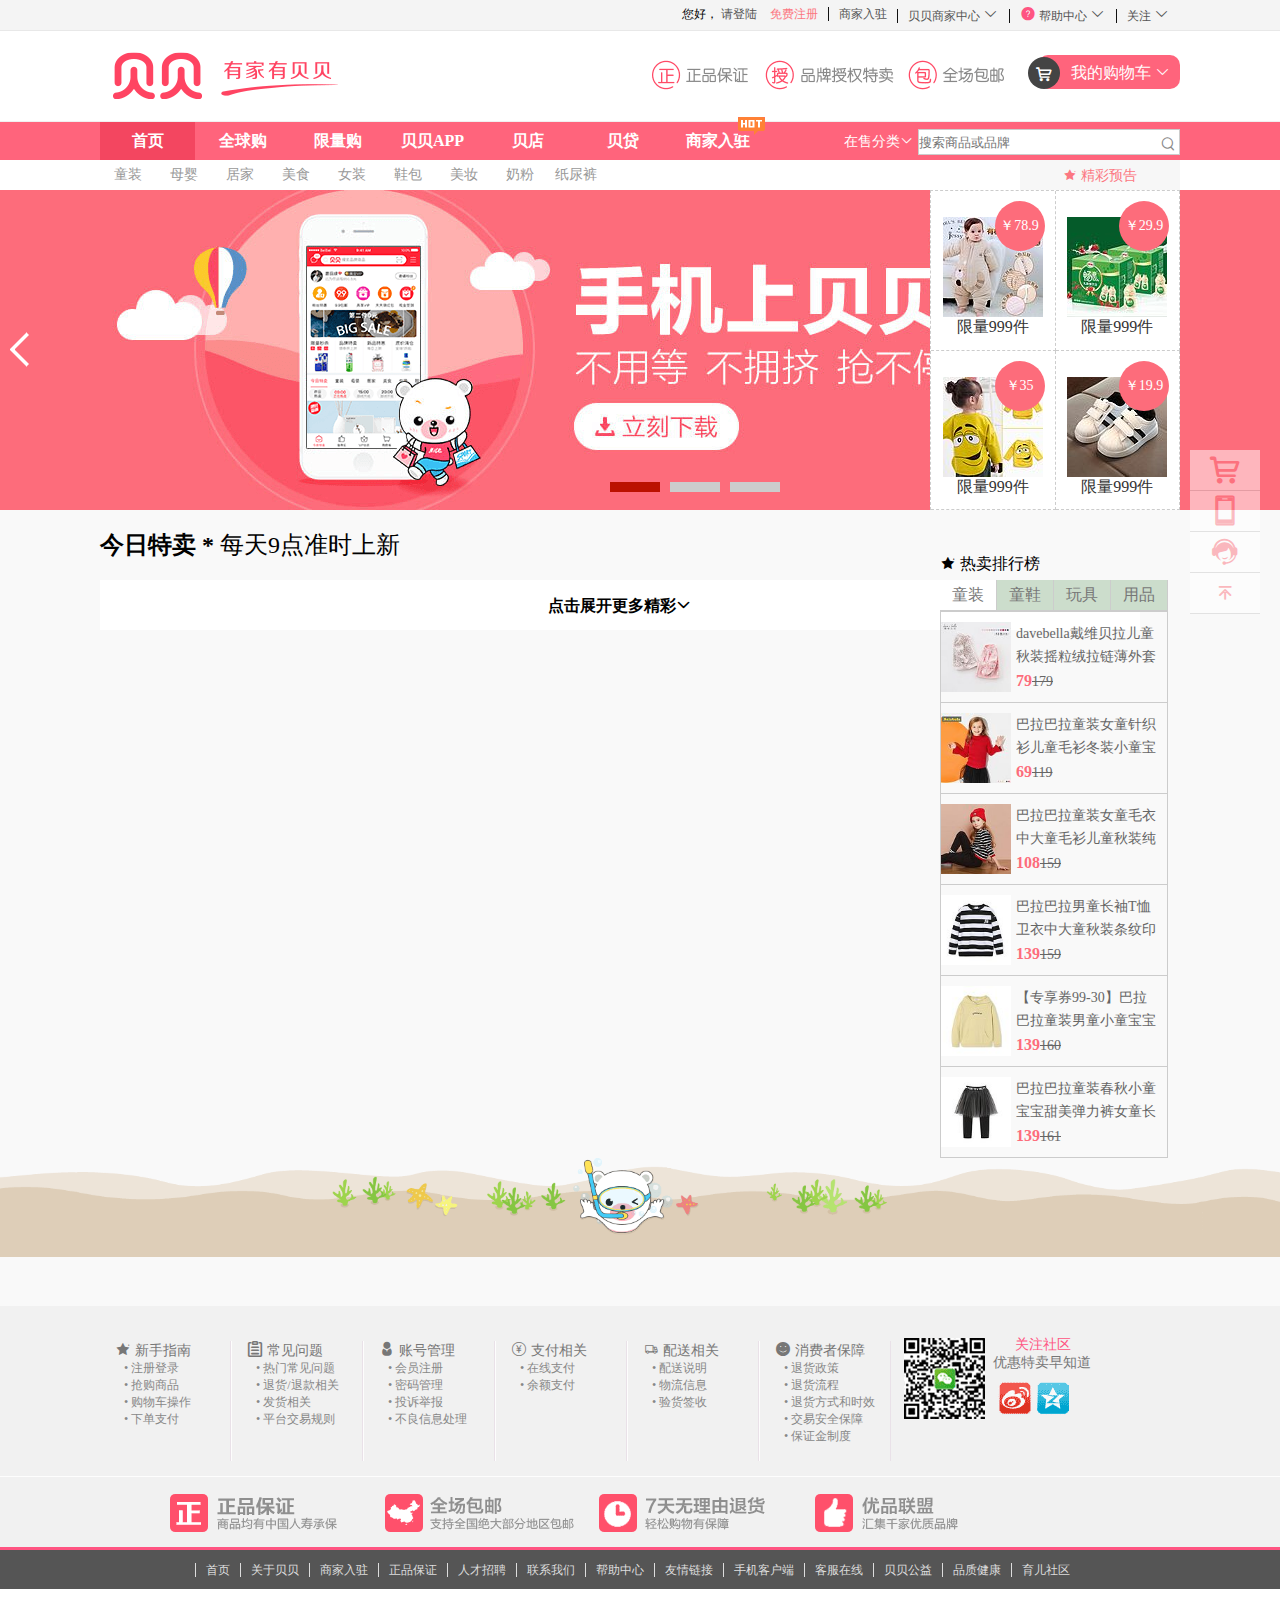
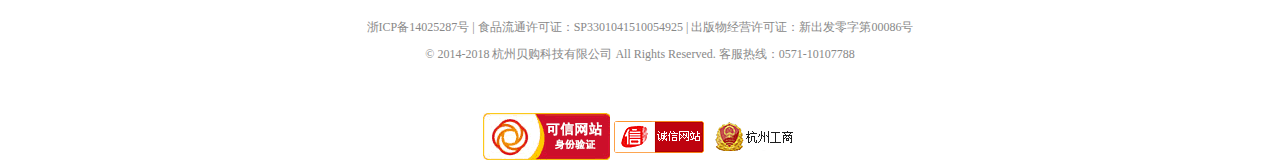
<file: SRC/index.html>
<!DOCTYPE html>
<html>

	<head>
		<meta charset="UTF-8">
		<title></title>
		<link rel="stylesheet" type="text/css" href="css/base.css" />
		<link rel="stylesheet" type="text/css" href="font_nmeeebgz74/iconfont.css" />
		<link rel="stylesheet" type="text/css" href="css/common.css" />
		<link  rel="stylesheet" type="text/css" href="css/index.css" />
		<script type="text/javascript" src="js/jquery-1.10.1.min.js"></script>
		<script type="text/javascript" src="js/common.js"></script>
		<script type="text/javascript" src="js/index.js"></script>
	</head>

	<body>
		<div id="BBW">
			<div id="top-nav" class="clearfix">
				<div class="container">
					<ul class="">
						<!--未登录显示-->
						<li id="nodenglu">
							您好，
							<a href="html/denglu.html">请登陆</a>
							<a href="html/zhuce.html">免费注册</a>
						</li>
						<!--end-->
						
						<li>
							<a href="# ">商家入驻</a>
						</li>
						<li>
							<a href="# ">
								贝贝商家中心
								<i class="iconfont icon-xiala "></i>
							</a>
							<ul>
								<li>
									<a>
										<span>贝店商家中心</span>
									</a>
								</li>
								<li>
									<a>
										<span>供应商中心</span>
									</a>
								</li>
							</ul>
						</li>
						<li id="top-help">
							<a href="# ">
								<i class="iconfont icon-wenhao"></i>
								<span>帮助中心</span>
								<i class="iconfont icon-xiala"></i>
							</a>
							<ul>
								<li>
									<a>
										<i class="iconfont icon-kefu "></i>
										<span>联系客服</span>
									</a>
								</li>
							</ul>
						</li>
						<li>
							<a href="# ">
								<span>关注</span>
								<i class="iconfont icon-xiala "></i>
							</a>
							<ul>
								<li>
									<div>
										<p>微信号：beibeiclub</p>
										<img src="img/erweima.png" alt="">
										<p>订阅贝贝官方微信</p>
									</div>
									<div>
										<a href="#"></a>
										<a href="#"></a>
									</div>
								</li>
							</ul>
						</li>
					</ul
					<!-- 登录显示 -->
					<ul id="dlxs">
						<li>
							<a href="#">
								<i class="iconfont icon-zhanghao00"></i>
								<span id="yhm"></span>
							</a>
							
						</li>
						<li>
							<a href="#" id="tuichu">[退出]</a>
						</li>
						<li><a href="#">消息</a></li>
						<li><a href="#">我的订单号</a></li>
						<li><a href="#">我的贝贝</a></li>
					</ul>
					<!-- end -->
				</div>
			</div>
			<div id="logo">
				<div class="container">
					<a href="index.html" title="返回首页"><img src="img/logo.png" alt="贝贝"></a>
					<div id="logo-gwc">
						<a href="#"><i></i></a>
						<a href="html/gwc.html">
							<i class="iconfont icon-gouwuchekong"></i>
							<span>我的购物车</span>
							<i class="iconfont icon-xiala"></i>
						</a>
						<div id="gwc-xs" class="gwc-xs">
							<div id="gwc-total">
								<i class="iconfont icon-gouwuchekong"></i>
								<span>购物车中共有<b>5件</b>商品</span>
							</div>
							<ul class="clearfix gwc-sp">
								<!-- <li><div><img src="html/images/01_small.jpg" alt=""></div><div><p>贝恩施儿童画板画架双面磁性写字板玩具宝宝彩色涂鸦支架式小黑板送大礼包</p><p>【下单收藏赠送大礼包】蓝色</span></div><div><p>￥189.00</p><p>x1</p></div></li> -->
							</ul>
							<p class="noshop">赶快去挑选商品吧~</p>
							<div>
								<span >小计：</span>
								<span class="xiaoji">￥&nbsp;0.00</span>
								<a href="html/gwc.html">
									<i class="iconfont icon-gouwuchekong"></i>
									<span>去购物车结算</span>
								</a>
							</div>
						</div>
					</div>

				</div>
			</div>
			<div id="main-nav" class="clearfix">
				<div class="container">
					<ul class="clearfix">
						<li>
							<a href="#">首页</a>
						</li>
						<li>
							<a href="#">全球购</a>
						</li>
						<li>
							<a href="#">限量购</a>
						</li>
						<li>
							<a href="#">贝贝APP</a>
						</li>
						<li>
							<a href="#">贝店</a>
						</li>
						<li>
							<a href="#">贝贷</a>
						</li>
						<li>
							<a href="#">
								<span>商家入驻</span>
								<i></i>
							</a>
						</li>
					</ul>
					<div>
						<div id="nav-fenlei">
							<span>在售分类<i class="iconfont icon-xiala"></i></span>
							<div id="nav-tab" class="clearfix">
								<ul class="clearfix">
									<li><u>热销分类</u></li>
									<li><u>婴儿装</u></li>
									<li><u>婴童鞋</u></li>
									<li><u>奶粉辅食</u></li>
									<li><u>纸尿裤</u></li>
									<li><u>哺育喂养</u></li>
									<li><u>洗护清洁</u></li>
									<li><u>睡眠出行</u></li>
									<li><u>玩具文体</u></li>
									<li><u>孕妈专区</u></li>
									<li><u>流行服饰</u></li>
									<li><u>鞋包配饰</u></li>
									<li><u>居家百货</u></li>
									<li><u>美妆个护</u></li>
								</ul>
								<div id="zhangshi">
									<ul>
										<li><a href="html/yzzj.html"><img src="img/fenlei-img/1 (1).jpg"><p>纸尿裤</p></a></li><li><a href="html/yzzj.html""><img src="img/fenlei-img/1 (2).jpg"><p>奶瓶</p></a></li><li><a href="html/yzzj.html"><img src="img/fenlei-img/1 (3).jpg"><p>益智早教</p></a></li><li><a href="href="html/yzzj.html""><img src="img/fenlei-img/1 (4).jpg"><p>童鞋</p></a></li><li><a href="html/yzzj.html"><img src="img/fenlei-img/1 (5).jpg"><p>奶粉</p></a></li><li><a href="html/yzzj.html"><img src="img/fenlei-img/1 (6).jpg"><p>童装</p></a></li><li><a href="html/yzzj.html"><img src="img/fenlei-img/1 (7).jpg"><p>玩具</p></a></li><li><a href="#"><img src="img/fenlei-img/1 (8).jpg"><p>包包</p></a></li><li><a href="#"><img src="img/fenlei-img/1 (9).jpg"><p>床品</p></a></li><li><a href="#"><img src="img/fenlei-img/1 (10).jpg"><p>孕妇装</p></a></li><li><a href="#"><img src="img/fenlei-img/1 (11).jpg"><p>护肤品</p></a></li>
									</ul>
								</div>
							</div>
						</div>
						<input type="text" placeholder="搜索商品或品牌">
						<i class="iconfont icon-sousuo"></i>
					</div>
				</div>
			</div>
			<div id="min-nav" class="clearfix">
				<div class="container">
					<ul>
						<li>
							<a href="">童装</a>
						</li>
						<li>
							<a href="">母婴</a>
						</li>
						<li>
							<a href="">居家</a>
						</li>
						<li>
							<a href="">美食</a>
						</li>
						<li>
							<a href="">女装</a>
						</li>
						<li>
							<a href="">鞋包</a>
						</li>
						<li>
							<a href="">美妆</a>
						</li>
						<li>
							<a href="">奶粉</a>
						</li>
						<li>
							<a href="">纸尿裤</a>
						</li>
					</ul>
					<div>
						<a href="#">
							<i class="iconfont icon-icon-test"></i>
							<span>精彩预告</span>
						</a>
					</div>
				</div>
			</div>
			<div id="cbl">
				<ul>
					<li>
						<a href="html/gwc.html"><i class="iconfont icon-gouwuchekong"></i></a>
						<div id="gwc-xs2" class="clearfix">
							<div id="gwc-total2">
								<i class="iconfont icon-gouwuchekong"></i>
								<span>购物车中共有<b>5件</b>商品</span>
							</div>
							<ul class="gwc-sp clearfix"></ul>
							<p class="noshop">赶快去挑选商品吧~</p>
							<div>
								<span>小计：</span>
								<span class="xiaoji">￥&nbsp;0.00</span>
								<a href="html/gwc.html">
									<i class="iconfont icon-gouwuchekong"></i>
									<span>去购物车结算</span>
								</a>
							</div>
						</div>
					</li>
					<li>
						<a><i class="iconfont icon-shouji"></i></a>
						<div>
							<p>下载手机APP</p>
							<p>随时随地看上新</p>
							<img src="img/erweima.png" alt="">
						</div>
					</li>
					<li>
						<a><i class="iconfont icon-kefu"></i></a>
					</li>
					<li>
						<a><i class="iconfont icon-huidaodingbu"></i></a>
					</li>
				</ul>

			</div>
			<div id="banner" class="clearfix">
				<div id="xianshiqu">
					<ul>
					</ul>
					<p id="light">	
					</p>
					<div id="posi_ctrl">
						<!--控制左右切换的按钮-->
						<b id="prev"></b>
						<b id="next"></b>
					</div>
				</div>
				<div class="container">
					<ul id="ban-img">
						<li><a href="#"><img src="img/b1.jpg" alt=""><p>限量999件</p><p class="ysjxs">￥78.9</p></a></li>
						<li><a href="#"><img src="img/b2.jpg" alt=""><p>限量999件</p><p class="ysjxs">￥29.9</p></a></li>
						<li><a href="#"><img src="img/b3.jpg" alt=""><p>限量999件</p><p class="ysjxs">￥35</p></a></li>
						<li><a href="#"><img src="img/b4.jpg" alt=""><p>限量999件</p><p class="ysjxs">￥19.9</p></a></li>
					</ul>
				</div>
			</div>
			<div id="main" class="clearfix">
				<div class="container">
					<div id="xrsj">
						<p><span>今日特卖&nbsp;*</span>&nbsp;每天9点准时上新</p>
						<ul class="clearfix"></ul>
						<div id="jiazai">点击展开更多精彩<i class="iconfont icon-xiala"></i></div>
					</div>
					<div id="cb-nav">
						<p>
							<i class="iconfont icon-icon-test"></i>
							热卖排行榜
						</p>
						<div>
							<ul class="clearfix" id="tab">
								<li class="light1"><a href="">童装</a></li>
								<li><a href="">童鞋</a></li>
								<li><a href="">玩具</a></li>
								<li><a href="">用品</a></li>
							</ul>
							<ul id="tianjia" class="clearfix">
									<li><a href="#"><img src="img/cebian-img/1 (1).jpg"/><div><p>davebella戴维贝拉儿童秋装摇粒绒拉链薄外套</p><p><span>79</span><span>179</span></p></div></a></li><li><a href="#"><img src="img/cebian-img/1 (2).jpg"/><div><p>巴拉巴拉童装女童针织衫儿童毛衫冬装小童宝宝纯色毛衣女</p><p><span>69</span><span>119</span></p></div></a></li><li><a href="#"><img src="img/cebian-img/1 (3).jpg"/><div><p>巴拉巴拉童装女童毛衣中大童毛衫儿童秋装纯棉针织套头</p><p><span>108</span><span>159</span></p></div></a></li><li><a href="#"><img src="img/cebian-img/1 (4).jpg"/><div><p>巴拉巴拉男童长袖T恤卫衣中大童秋装条纹印花圆领套头衫</p><p><span>139</span><span>159</span></p></div></a></li><li><a href="#"><img src="img/cebian-img/1 (5).jpg"/><div><p>【专享券99-30】巴拉巴拉童装男童小童宝宝卫衣儿童春秋连帽套头衫韩版潮</p><p><span>139</span><span>160</span></p></div></a></li><li><a href="#"><img src="img/cebian-img/1 (6).jpg"/><div><p>巴拉巴拉童装春秋小童宝宝甜美弹力裤女童长裤儿童打底裤</p><p><span>139</span><span>161</span></p></div></a></li>
							</ul>
						</div>
					</div>
				</div>
			</div>


			<!-- 底部 -->
			<div id="dibi-img">
				<img src="img/dibu.png" width="100%" alt="">
			</div>
			<div id="shuoming" class="clearfix">
				<div class="container">
					<dl>
						<dt>
							<i class="iconfont icon-icon-test"></i>
							新手指南
						</dt>
						<dd><a href="#">• 注册登录</a></dd>
						<dd><a href="#">• 抢购商品</a></dd>
						<dd><a href="#">• 购物车操作</a></dd>
						<dd><a href="#">• 下单支付</a></dd>
					</dl>
					<dl>
						<dt>
							<i class="iconfont icon-daohang-shoukuanxinxi"></i>
							常见问题
						</dt>
						<dd><a href="#">• 热门常见问题</a></dd>
						<dd><a href="#">• 退货/退款相关</a></dd>
						<dd><a href="#">• 发货相关</a></dd>
						<dd><a href="#">• 平台交易规则</a></dd>
					</dl>
					<dl>
						<dt>
							<i class="iconfont icon-zhanghao00"></i>
							账号管理
						</dt>
						<dd><a href="#">• 会员注册</a></dd>
						<dd><a href="#">• 密码管理</a></dd>
						<dd><a href="#">• 投诉举报</a></dd>
						<dd><a href="#">• 不良信息处理</a></dd>
					</dl>
					<dl>
						<dt>
							<i class="iconfont icon-zhifufangshi"></i>
							支付相关
						</dt>
						<dd><a href="#">• 在线支付</a></dd>
						<dd><a href="#">• 余额支付</a></dd>
					</dl>
					<dl>
						<dt>
							<i class="iconfont icon-wuliu"></i>
							配送相关
						</dt>
						<dd><a href="#">• 配送说明</a></dd>
						<dd><a href="#">• 物流信息</a></dd>
						<dd><a href="#">• 验货签收</a></dd>
					</dl>
					<dl>
						<dt>
							<i class="iconfont icon-xiaolian1"></i>
							消费者保障
						</dt>
						<dd><a href="#">• 退货政策</a></dd>
						<dd><a href="#">• 退货流程</a></dd>
						<dd><a href="#">• 退货方式和时效</a></dd>
						<dd><a href="#">• 交易安全保障</a></dd>
						<dd><a href="#">• 保证金制度</a></dd>
					</dl>
					<div>
						<p>关注社区</p>
						<p>优惠特卖早知道</p>
					</div>
				</div>
			</div>

			<div id="baozhang">
				<div class="container">
					<a href="">
						<img src="img/baoz.png" alt="">
					</a>
				</div>
			</div>
			<!-- 底部 -->
			<div id="footer">
				<div id="footer-nav" class="clearfix">
					<div class="container">
						<ul class="clearfix">
							<li>
								<a href="#">首页</a>
							</li>
							<li>
								<a href="#">关于贝贝</a>
							</li>
							<li>
								<a href="#">商家入驻</a>
							</li>
							<li>
								<a href="#">正品保证</a>
							</li>
							<li>
								<a href="#">人才招聘</a>
							</li>
							<li>
								<a href="#">联系我们</a>
							</li>
							<li>
								<a href="#">帮助中心</a>
							</li>
							<li>
								<a href="#">友情链接</a>
							</li>
							<li>
								<a href="#">手机客户端</a>
							</li>
							<li>
								<a href="#">客服在线</a>
							</li>
							<li>
								<a href="#">贝贝公益</a>
							</li>
							<li>
								<a href="#">品质健康</a>
							</li>
							<li>
								<a href="#">育儿社区</a>
							</li>
						</ul>
					</div>
				</div>
				<div id="footer-com">
					<div class="container">
						<p>浙ICP备14025287号 | 食品流通许可证：SP3301041510054925 | 出版物经营许可证：新出发零字第00086号</p>
						<p>© 2014-2018 杭州贝购科技有限公司 All Rights Reserved. 客服热线：0571-10107788</p>
					</div>
				</div>
			</div>
		
			<div id="kx">
				<img src="img/kxwz.png" alt="">
				<img src="img/cxwz.png" alt="">
				<img src="img/hzgs.png" alt="">
			</div>
		</div>
	</body>

</html>
</file>
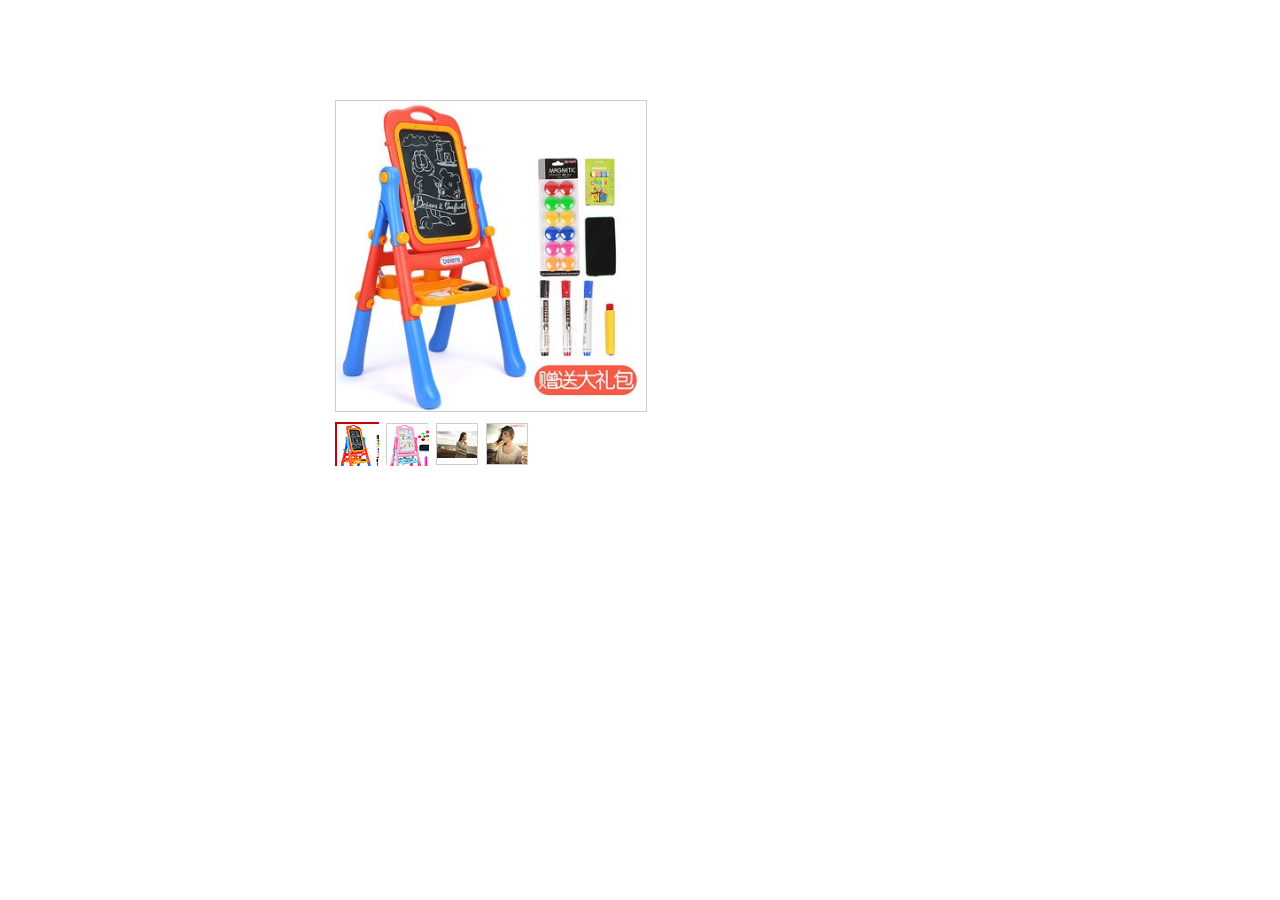
<file: SRC/lib/fdj-cj/index.html>
<!DOCTYPE html PUBLIC "-//W3C//DTD XHTML 1.0 Transitional//EN" "http://www.w3.org/TR/xhtml1/DTD/xhtml1-transitional.dtd">
<html xmlns="http://www.w3.org/1999/xhtml">
<head>
<meta http-equiv="Content-Type" content="text/html; charset=utf-8" />
<title>放大镜</title>

<script type="text/javascript" src="js/jquery-1.4.2.min.js"></script>
<script type="text/javascript" src="js/jquery.imagezoom.min.js"></script>

 
<style type="text/css">
html{overflow-y:scroll;}
body{margin:0; font:12px "\5B8B\4F53",san-serif;background:#ffffff;}
div,ul,li{padding:0; margin:0;}
li{list-style-type:none;}
img{vertical-align:top;border:0;}

/* box */
.box{width:610px;margin:100px auto;}
.tb-pic a{display:table-cell;text-align:center;vertical-align:middle;}
.tb-pic a img{vertical-align:middle;}
.tb-pic a{*display:block;*font-family:Arial;*line-height:1;}
.tb-thumb{margin:10px 0 0;overflow:hidden;}
.tb-thumb li{background:none repeat scroll 0 0 transparent;float:left;height:42px;margin:0 6px 0 0;overflow:hidden;padding:1px;}
.tb-s310, .tb-s310 a{height:310px;width:310px;}
.tb-s310, .tb-s310 img{max-height:310px;max-width:310px;}
.tb-s310 a{*font-size:271px;}
.tb-s40 a{*font-size:35px;}
.tb-s40, .tb-s40 a{height:40px;width:40px;}
.tb-booth{border:1px solid #CDCDCD;position:relative;z-index:1;}
.tb-thumb .tb-selected{background:none repeat scroll 0 0 #C30008;height:40px;padding:2px;}
.tb-thumb .tb-selected div{background-color:#FFFFFF;border:medium none;}
.tb-thumb li div{border:1px solid #CDCDCD;}
div.zoomDiv{z-index:999;position:absolute;top:0px;left:0px;width:200px;height:200px;background:#ffffff;border:1px solid #CCCCCC;display:none;text-align:center;overflow:hidden;}
div.zoomMask{position:absolute;background:url("images/mask.png") repeat scroll 0 0 transparent;cursor:move;z-index:1;}
</style>


</head>

<body>

<div class="box">

	<div class="tb-booth tb-pic tb-s310">
		<a href="images/01.jpg"><img src="images/01_mid.jpg" alt="美女" rel="images/01.jpg" class="jqzoom" /></a>
	</div>

	<ul class="tb-thumb" id="thumblist">
		<li class="tb-selected"><div class="tb-pic tb-s40"><a href="#"><img src="images/01_small.jpg" mid="images/01_mid.jpg" big="images/01.jpg"></a></div></li>
		<li><div class="tb-pic tb-s40"><a href="#"><img  src="images/02_small.jpg" mid="images/02_mid.jpg" big="images/02.jpg"></a></div></li>
		<li><div class="tb-pic tb-s40"><a href="#"><img src="images/03_small.jpg" mid="images/03_mid.jpg" big="images/03.jpg"></a></div></li>
		<li><div class="tb-pic tb-s40"><a href="#"><img src="images/04_small.jpg" mid="images/04_mid.jpg" big="images/04.jpg"></a></div></li>
		
	</ul>
	
</div>



<script type="text/javascript">
$(document).ready(function(){

	$(".jqzoom").imagezoom();
	
	$("#thumblist li a").click(function(){
		$(this).parents("li").addClass("tb-selected").siblings().removeClass("tb-selected");
		$(".jqzoom").attr('src',$(this).find("img").attr("mid"));
		$(".jqzoom").attr('rel',$(this).find("img").attr("big"));
	});

});
</script>


 </body>
 </html>
</file>
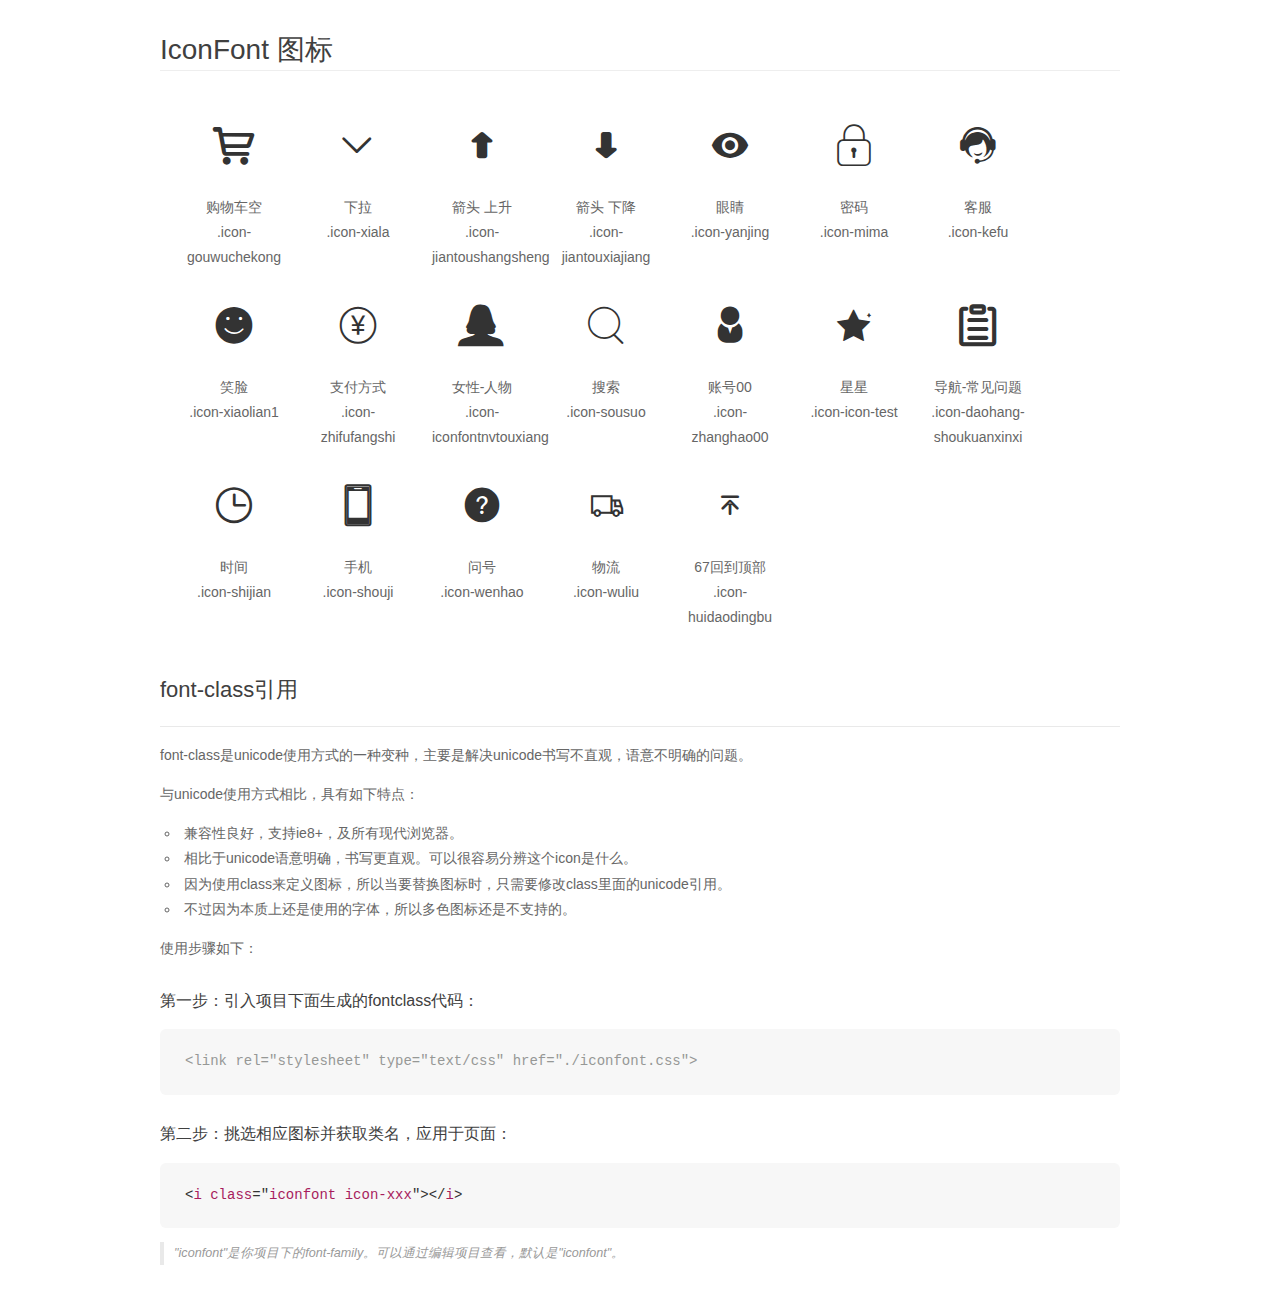
<file: SRC/font_nmeeebgz74/demo_fontclass.html>
<!DOCTYPE html>
<html>
<head>
    <meta charset="utf-8"/>
    <title>IconFont</title>
    <link rel="stylesheet" href="demo.css">
    <link rel="stylesheet" href="iconfont.css">
</head>
<body>
    <div class="main markdown">
        <h1>IconFont 图标</h1>
        <ul class="icon_lists clear">
            
                <li>
                <i class="icon iconfont icon-gouwuchekong"></i>
                    <div class="name">购物车空</div>
                    <div class="fontclass">.icon-gouwuchekong</div>
                </li>
            
                <li>
                <i class="icon iconfont icon-xiala"></i>
                    <div class="name">下拉</div>
                    <div class="fontclass">.icon-xiala</div>
                </li>
            
                <li>
                <i class="icon iconfont icon-jiantoushangsheng"></i>
                    <div class="name">箭头 上升</div>
                    <div class="fontclass">.icon-jiantoushangsheng</div>
                </li>
            
                <li>
                <i class="icon iconfont icon-jiantouxiajiang"></i>
                    <div class="name">箭头 下降</div>
                    <div class="fontclass">.icon-jiantouxiajiang</div>
                </li>
            
                <li>
                <i class="icon iconfont icon-yanjing"></i>
                    <div class="name">眼睛</div>
                    <div class="fontclass">.icon-yanjing</div>
                </li>
            
                <li>
                <i class="icon iconfont icon-mima"></i>
                    <div class="name">密码</div>
                    <div class="fontclass">.icon-mima</div>
                </li>
            
                <li>
                <i class="icon iconfont icon-kefu"></i>
                    <div class="name">客服</div>
                    <div class="fontclass">.icon-kefu</div>
                </li>
            
                <li>
                <i class="icon iconfont icon-xiaolian1"></i>
                    <div class="name">笑脸</div>
                    <div class="fontclass">.icon-xiaolian1</div>
                </li>
            
                <li>
                <i class="icon iconfont icon-zhifufangshi"></i>
                    <div class="name">支付方式</div>
                    <div class="fontclass">.icon-zhifufangshi</div>
                </li>
            
                <li>
                <i class="icon iconfont icon-iconfontnvtouxiang"></i>
                    <div class="name">女性-人物</div>
                    <div class="fontclass">.icon-iconfontnvtouxiang</div>
                </li>
            
                <li>
                <i class="icon iconfont icon-sousuo"></i>
                    <div class="name">搜索</div>
                    <div class="fontclass">.icon-sousuo</div>
                </li>
            
                <li>
                <i class="icon iconfont icon-zhanghao00"></i>
                    <div class="name">账号00</div>
                    <div class="fontclass">.icon-zhanghao00</div>
                </li>
            
                <li>
                <i class="icon iconfont icon-icon-test"></i>
                    <div class="name">星星</div>
                    <div class="fontclass">.icon-icon-test</div>
                </li>
            
                <li>
                <i class="icon iconfont icon-daohang-shoukuanxinxi"></i>
                    <div class="name">导航-常见问题</div>
                    <div class="fontclass">.icon-daohang-shoukuanxinxi</div>
                </li>
            
                <li>
                <i class="icon iconfont icon-shijian"></i>
                    <div class="name">时间</div>
                    <div class="fontclass">.icon-shijian</div>
                </li>
            
                <li>
                <i class="icon iconfont icon-shouji"></i>
                    <div class="name">手机</div>
                    <div class="fontclass">.icon-shouji</div>
                </li>
            
                <li>
                <i class="icon iconfont icon-wenhao"></i>
                    <div class="name">问号</div>
                    <div class="fontclass">.icon-wenhao</div>
                </li>
            
                <li>
                <i class="icon iconfont icon-wuliu"></i>
                    <div class="name">物流</div>
                    <div class="fontclass">.icon-wuliu</div>
                </li>
            
                <li>
                <i class="icon iconfont icon-huidaodingbu"></i>
                    <div class="name">67回到顶部</div>
                    <div class="fontclass">.icon-huidaodingbu</div>
                </li>
            
        </ul>

        <h2 id="font-class-">font-class引用</h2>
        <hr>

        <p>font-class是unicode使用方式的一种变种，主要是解决unicode书写不直观，语意不明确的问题。</p>
        <p>与unicode使用方式相比，具有如下特点：</p>
        <ul>
        <li>兼容性良好，支持ie8+，及所有现代浏览器。</li>
        <li>相比于unicode语意明确，书写更直观。可以很容易分辨这个icon是什么。</li>
        <li>因为使用class来定义图标，所以当要替换图标时，只需要修改class里面的unicode引用。</li>
        <li>不过因为本质上还是使用的字体，所以多色图标还是不支持的。</li>
        </ul>
        <p>使用步骤如下：</p>
        <h3 id="-fontclass-">第一步：引入项目下面生成的fontclass代码：</h3>


        <pre><code class="lang-js hljs javascript"><span class="hljs-comment">&lt;link rel="stylesheet" type="text/css" href="./iconfont.css"&gt;</span></code></pre>
        <h3 id="-">第二步：挑选相应图标并获取类名，应用于页面：</h3>
        <pre><code class="lang-css hljs">&lt;<span class="hljs-selector-tag">i</span> <span class="hljs-selector-tag">class</span>="<span class="hljs-selector-tag">iconfont</span> <span class="hljs-selector-tag">icon-xxx</span>"&gt;&lt;/<span class="hljs-selector-tag">i</span>&gt;</code></pre>
        <blockquote>
        <p>"iconfont"是你项目下的font-family。可以通过编辑项目查看，默认是"iconfont"。</p>
        </blockquote>
    </div>
</body>
</html>
</file>
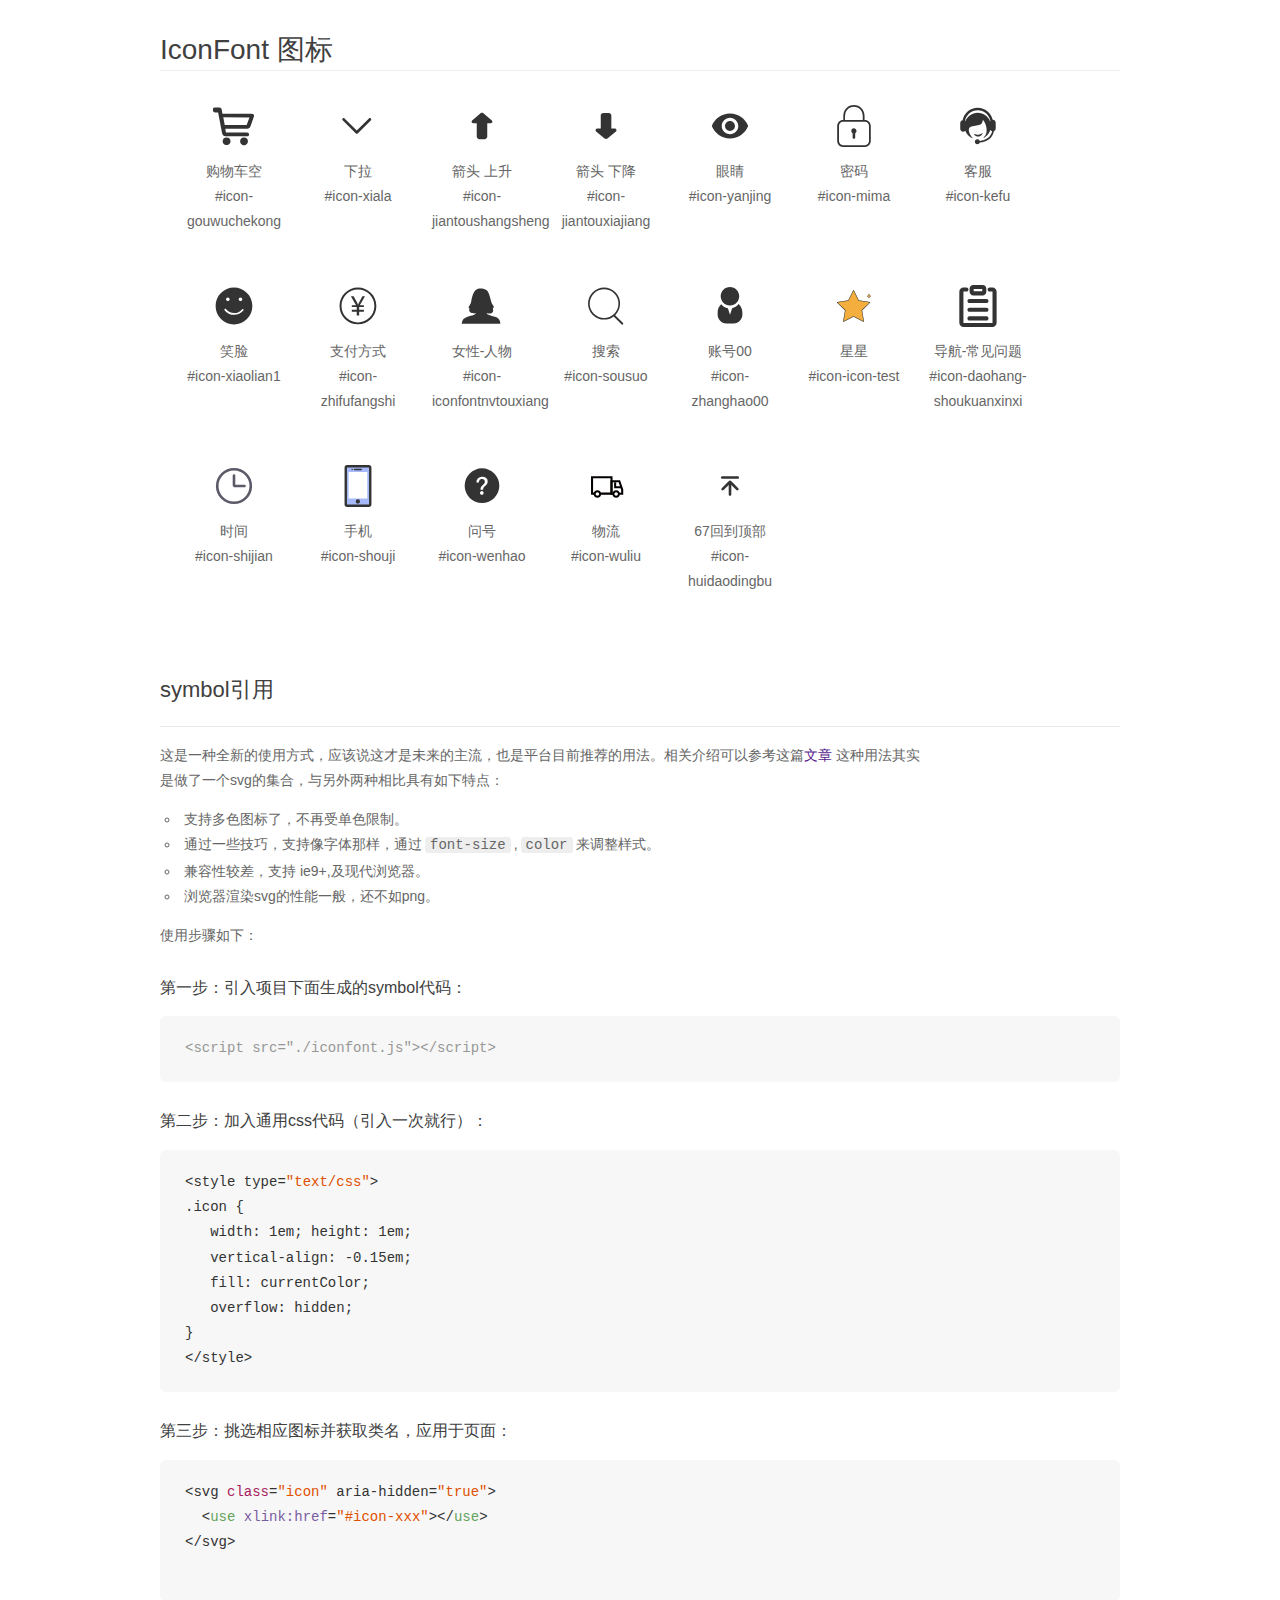
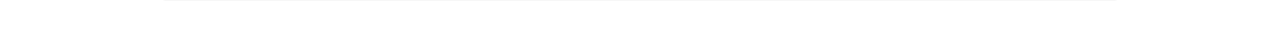
<file: SRC/font_nmeeebgz74/demo_symbol.html>
<!DOCTYPE html>
<html>
<head>
    <meta charset="utf-8"/>
    <title>IconFont</title>
    <link rel="stylesheet" href="demo.css">
    <script src="iconfont.js"></script>

    <style type="text/css">
        .icon {
          /* 通过设置 font-size 来改变图标大小 */
          width: 1em; height: 1em;
          /* 图标和文字相邻时，垂直对齐 */
          vertical-align: -0.15em;
          /* 通过设置 color 来改变 SVG 的颜色/fill */
          fill: currentColor;
          /* path 和 stroke 溢出 viewBox 部分在 IE 下会显示
             normalize.css 中也包含这行 */
          overflow: hidden;
        }

    </style>
</head>
<body>
    <div class="main markdown">
        <h1>IconFont 图标</h1>
        <ul class="icon_lists clear">
            
                <li>
                    <svg class="icon" aria-hidden="true">
                        <use xlink:href="#icon-gouwuchekong"></use>
                    </svg>
                    <div class="name">购物车空</div>
                    <div class="fontclass">#icon-gouwuchekong</div>
                </li>
            
                <li>
                    <svg class="icon" aria-hidden="true">
                        <use xlink:href="#icon-xiala"></use>
                    </svg>
                    <div class="name">下拉</div>
                    <div class="fontclass">#icon-xiala</div>
                </li>
            
                <li>
                    <svg class="icon" aria-hidden="true">
                        <use xlink:href="#icon-jiantoushangsheng"></use>
                    </svg>
                    <div class="name">箭头 上升</div>
                    <div class="fontclass">#icon-jiantoushangsheng</div>
                </li>
            
                <li>
                    <svg class="icon" aria-hidden="true">
                        <use xlink:href="#icon-jiantouxiajiang"></use>
                    </svg>
                    <div class="name">箭头 下降</div>
                    <div class="fontclass">#icon-jiantouxiajiang</div>
                </li>
            
                <li>
                    <svg class="icon" aria-hidden="true">
                        <use xlink:href="#icon-yanjing"></use>
                    </svg>
                    <div class="name">眼睛</div>
                    <div class="fontclass">#icon-yanjing</div>
                </li>
            
                <li>
                    <svg class="icon" aria-hidden="true">
                        <use xlink:href="#icon-mima"></use>
                    </svg>
                    <div class="name">密码</div>
                    <div class="fontclass">#icon-mima</div>
                </li>
            
                <li>
                    <svg class="icon" aria-hidden="true">
                        <use xlink:href="#icon-kefu"></use>
                    </svg>
                    <div class="name">客服</div>
                    <div class="fontclass">#icon-kefu</div>
                </li>
            
                <li>
                    <svg class="icon" aria-hidden="true">
                        <use xlink:href="#icon-xiaolian1"></use>
                    </svg>
                    <div class="name">笑脸</div>
                    <div class="fontclass">#icon-xiaolian1</div>
                </li>
            
                <li>
                    <svg class="icon" aria-hidden="true">
                        <use xlink:href="#icon-zhifufangshi"></use>
                    </svg>
                    <div class="name">支付方式</div>
                    <div class="fontclass">#icon-zhifufangshi</div>
                </li>
            
                <li>
                    <svg class="icon" aria-hidden="true">
                        <use xlink:href="#icon-iconfontnvtouxiang"></use>
                    </svg>
                    <div class="name">女性-人物</div>
                    <div class="fontclass">#icon-iconfontnvtouxiang</div>
                </li>
            
                <li>
                    <svg class="icon" aria-hidden="true">
                        <use xlink:href="#icon-sousuo"></use>
                    </svg>
                    <div class="name">搜索</div>
                    <div class="fontclass">#icon-sousuo</div>
                </li>
            
                <li>
                    <svg class="icon" aria-hidden="true">
                        <use xlink:href="#icon-zhanghao00"></use>
                    </svg>
                    <div class="name">账号00</div>
                    <div class="fontclass">#icon-zhanghao00</div>
                </li>
            
                <li>
                    <svg class="icon" aria-hidden="true">
                        <use xlink:href="#icon-icon-test"></use>
                    </svg>
                    <div class="name">星星</div>
                    <div class="fontclass">#icon-icon-test</div>
                </li>
            
                <li>
                    <svg class="icon" aria-hidden="true">
                        <use xlink:href="#icon-daohang-shoukuanxinxi"></use>
                    </svg>
                    <div class="name">导航-常见问题</div>
                    <div class="fontclass">#icon-daohang-shoukuanxinxi</div>
                </li>
            
                <li>
                    <svg class="icon" aria-hidden="true">
                        <use xlink:href="#icon-shijian"></use>
                    </svg>
                    <div class="name">时间</div>
                    <div class="fontclass">#icon-shijian</div>
                </li>
            
                <li>
                    <svg class="icon" aria-hidden="true">
                        <use xlink:href="#icon-shouji"></use>
                    </svg>
                    <div class="name">手机</div>
                    <div class="fontclass">#icon-shouji</div>
                </li>
            
                <li>
                    <svg class="icon" aria-hidden="true">
                        <use xlink:href="#icon-wenhao"></use>
                    </svg>
                    <div class="name">问号</div>
                    <div class="fontclass">#icon-wenhao</div>
                </li>
            
                <li>
                    <svg class="icon" aria-hidden="true">
                        <use xlink:href="#icon-wuliu"></use>
                    </svg>
                    <div class="name">物流</div>
                    <div class="fontclass">#icon-wuliu</div>
                </li>
            
                <li>
                    <svg class="icon" aria-hidden="true">
                        <use xlink:href="#icon-huidaodingbu"></use>
                    </svg>
                    <div class="name">67回到顶部</div>
                    <div class="fontclass">#icon-huidaodingbu</div>
                </li>
            
        </ul>


        <h2 id="symbol-">symbol引用</h2>
        <hr>

        <p>这是一种全新的使用方式，应该说这才是未来的主流，也是平台目前推荐的用法。相关介绍可以参考这篇<a href="">文章</a>
        这种用法其实是做了一个svg的集合，与另外两种相比具有如下特点：</p>
        <ul>
          <li>支持多色图标了，不再受单色限制。</li>
          <li>通过一些技巧，支持像字体那样，通过<code>font-size</code>,<code>color</code>来调整样式。</li>
          <li>兼容性较差，支持 ie9+,及现代浏览器。</li>
          <li>浏览器渲染svg的性能一般，还不如png。</li>
        </ul>
        <p>使用步骤如下：</p>
        <h3 id="-symbol-">第一步：引入项目下面生成的symbol代码：</h3>
        <pre><code class="lang-js hljs javascript"><span class="hljs-comment">&lt;script src="./iconfont.js"&gt;&lt;/script&gt;</span></code></pre>
        <h3 id="-css-">第二步：加入通用css代码（引入一次就行）：</h3>
        <pre><code class="lang-js hljs javascript">&lt;style type=<span class="hljs-string">"text/css"</span>&gt;
.icon {
   width: <span class="hljs-number">1</span>em; height: <span class="hljs-number">1</span>em;
   vertical-align: <span class="hljs-number">-0.15</span>em;
   fill: currentColor;
   overflow: hidden;
}
&lt;<span class="hljs-regexp">/style&gt;</span></code></pre>
        <h3 id="-">第三步：挑选相应图标并获取类名，应用于页面：</h3>
        <pre><code class="lang-js hljs javascript">&lt;svg <span class="hljs-class"><span class="hljs-keyword">class</span></span>=<span class="hljs-string">"icon"</span> aria-hidden=<span class="hljs-string">"true"</span>&gt;<span class="xml"><span class="hljs-tag">
  &lt;<span class="hljs-name">use</span> <span class="hljs-attr">xlink:href</span>=<span class="hljs-string">"#icon-xxx"</span>&gt;</span><span class="hljs-tag">&lt;/<span class="hljs-name">use</span>&gt;</span>
</span>&lt;<span class="hljs-regexp">/svg&gt;
        </span></code></pre>
    </div>
</body>
</html>
</file>
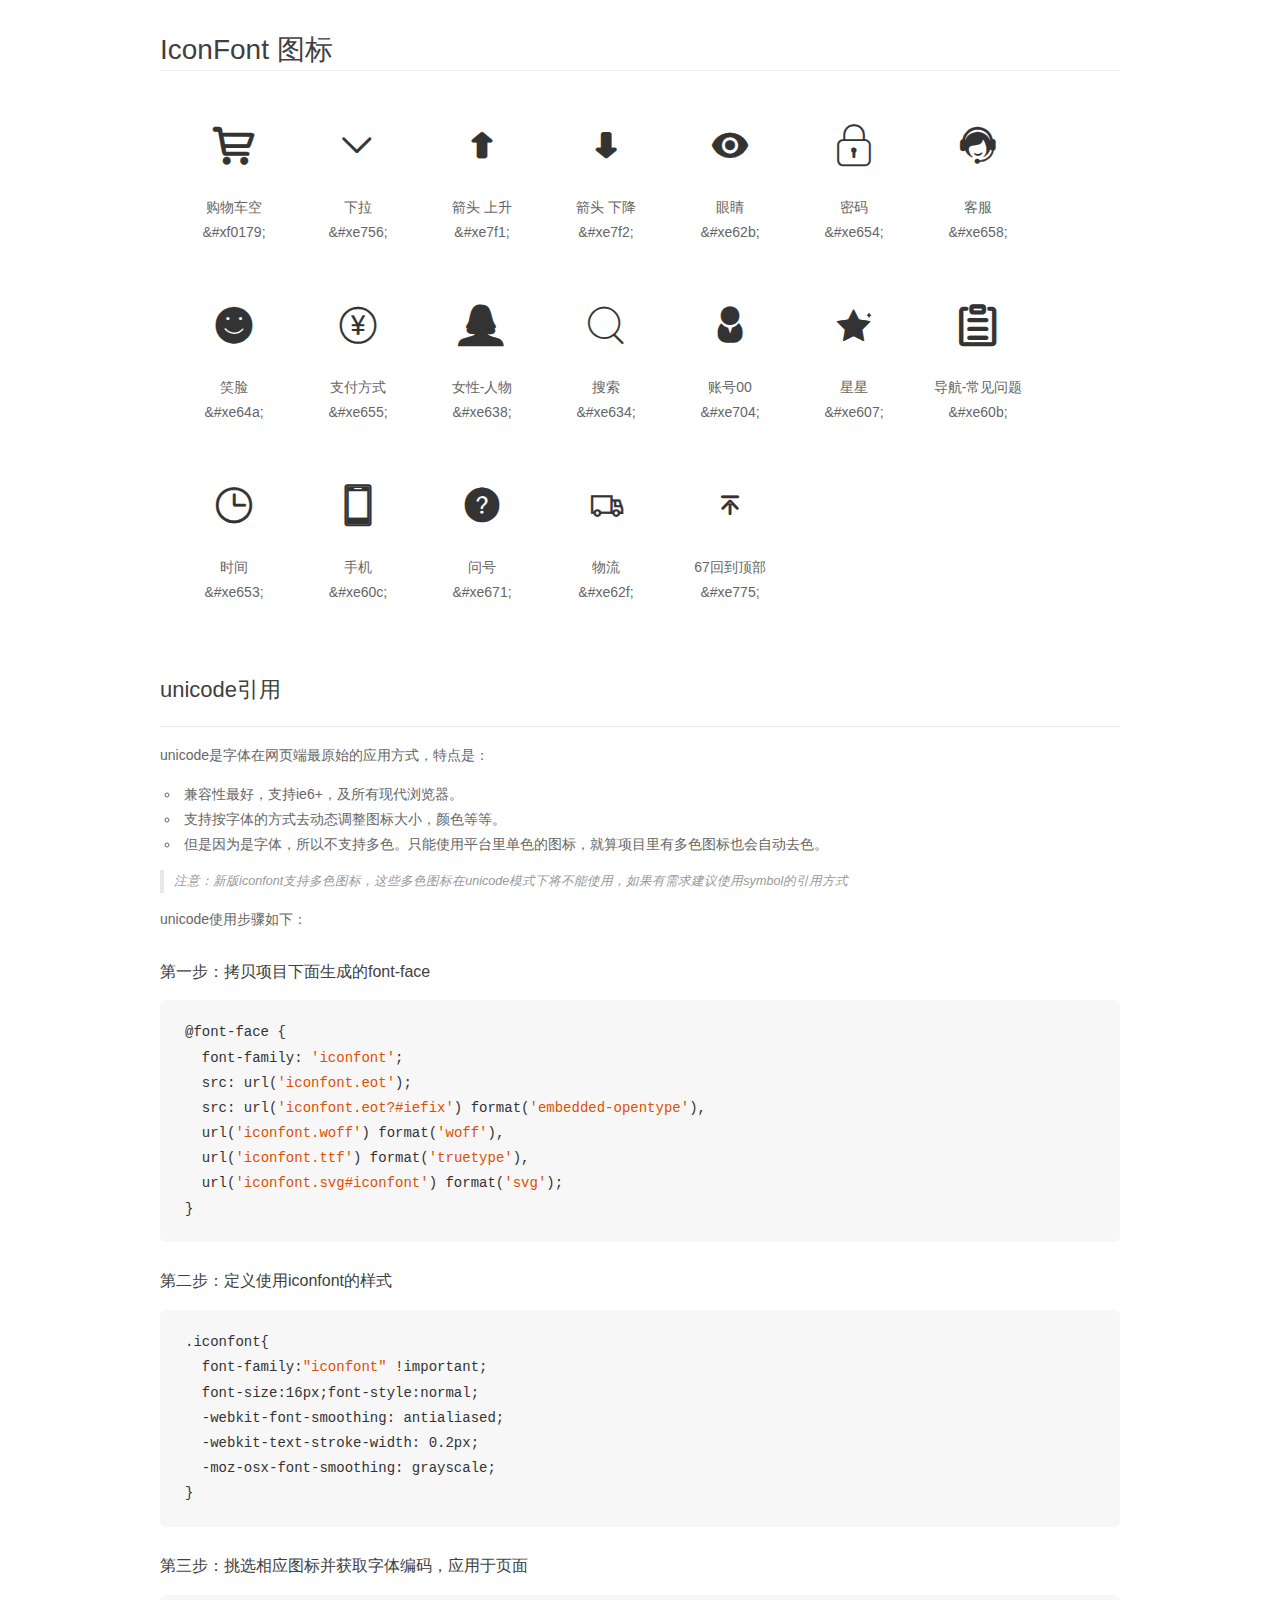
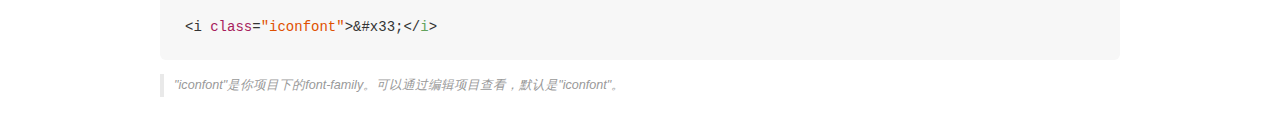
<file: SRC/font_nmeeebgz74/demo_unicode.html>
<!DOCTYPE html>
<html>
<head>
    <meta charset="utf-8"/>
    <title>IconFont</title>
    <link rel="stylesheet" href="demo.css">

    <style type="text/css">

        @font-face {font-family: "iconfont";
          src: url('iconfont.eot'); /* IE9*/
          src: url('iconfont.eot#iefix') format('embedded-opentype'), /* IE6-IE8 */
          url('iconfont.woff') format('woff'), /* chrome, firefox */
          url('iconfont.ttf') format('truetype'), /* chrome, firefox, opera, Safari, Android, iOS 4.2+*/
          url('iconfont.svg#iconfont') format('svg'); /* iOS 4.1- */
        }

        .iconfont {
          font-family:"iconfont" !important;
          font-size:16px;
          font-style:normal;
          -webkit-font-smoothing: antialiased;
          -webkit-text-stroke-width: 0.2px;
          -moz-osx-font-smoothing: grayscale;
        }

    </style>
</head>
<body>
    <div class="main markdown">
        <h1>IconFont 图标</h1>
        <ul class="icon_lists clear">
            
                <li>
                <i class="icon iconfont">&#xf0179;</i>
                    <div class="name">购物车空</div>
                    <div class="code">&amp;#xf0179;</div>
                </li>
            
                <li>
                <i class="icon iconfont">&#xe756;</i>
                    <div class="name">下拉</div>
                    <div class="code">&amp;#xe756;</div>
                </li>
            
                <li>
                <i class="icon iconfont">&#xe7f1;</i>
                    <div class="name">箭头 上升</div>
                    <div class="code">&amp;#xe7f1;</div>
                </li>
            
                <li>
                <i class="icon iconfont">&#xe7f2;</i>
                    <div class="name">箭头 下降</div>
                    <div class="code">&amp;#xe7f2;</div>
                </li>
            
                <li>
                <i class="icon iconfont">&#xe62b;</i>
                    <div class="name">眼睛</div>
                    <div class="code">&amp;#xe62b;</div>
                </li>
            
                <li>
                <i class="icon iconfont">&#xe654;</i>
                    <div class="name">密码</div>
                    <div class="code">&amp;#xe654;</div>
                </li>
            
                <li>
                <i class="icon iconfont">&#xe658;</i>
                    <div class="name">客服</div>
                    <div class="code">&amp;#xe658;</div>
                </li>
            
                <li>
                <i class="icon iconfont">&#xe64a;</i>
                    <div class="name">笑脸</div>
                    <div class="code">&amp;#xe64a;</div>
                </li>
            
                <li>
                <i class="icon iconfont">&#xe655;</i>
                    <div class="name">支付方式</div>
                    <div class="code">&amp;#xe655;</div>
                </li>
            
                <li>
                <i class="icon iconfont">&#xe638;</i>
                    <div class="name">女性-人物</div>
                    <div class="code">&amp;#xe638;</div>
                </li>
            
                <li>
                <i class="icon iconfont">&#xe634;</i>
                    <div class="name">搜索</div>
                    <div class="code">&amp;#xe634;</div>
                </li>
            
                <li>
                <i class="icon iconfont">&#xe704;</i>
                    <div class="name">账号00</div>
                    <div class="code">&amp;#xe704;</div>
                </li>
            
                <li>
                <i class="icon iconfont">&#xe607;</i>
                    <div class="name">星星</div>
                    <div class="code">&amp;#xe607;</div>
                </li>
            
                <li>
                <i class="icon iconfont">&#xe60b;</i>
                    <div class="name">导航-常见问题</div>
                    <div class="code">&amp;#xe60b;</div>
                </li>
            
                <li>
                <i class="icon iconfont">&#xe653;</i>
                    <div class="name">时间</div>
                    <div class="code">&amp;#xe653;</div>
                </li>
            
                <li>
                <i class="icon iconfont">&#xe60c;</i>
                    <div class="name">手机</div>
                    <div class="code">&amp;#xe60c;</div>
                </li>
            
                <li>
                <i class="icon iconfont">&#xe671;</i>
                    <div class="name">问号</div>
                    <div class="code">&amp;#xe671;</div>
                </li>
            
                <li>
                <i class="icon iconfont">&#xe62f;</i>
                    <div class="name">物流</div>
                    <div class="code">&amp;#xe62f;</div>
                </li>
            
                <li>
                <i class="icon iconfont">&#xe775;</i>
                    <div class="name">67回到顶部</div>
                    <div class="code">&amp;#xe775;</div>
                </li>
            
        </ul>
        <h2 id="unicode-">unicode引用</h2>
        <hr>

        <p>unicode是字体在网页端最原始的应用方式，特点是：</p>
        <ul>
        <li>兼容性最好，支持ie6+，及所有现代浏览器。</li>
        <li>支持按字体的方式去动态调整图标大小，颜色等等。</li>
        <li>但是因为是字体，所以不支持多色。只能使用平台里单色的图标，就算项目里有多色图标也会自动去色。</li>
        </ul>
        <blockquote>
        <p>注意：新版iconfont支持多色图标，这些多色图标在unicode模式下将不能使用，如果有需求建议使用symbol的引用方式</p>
        </blockquote>
        <p>unicode使用步骤如下：</p>
        <h3 id="-font-face">第一步：拷贝项目下面生成的font-face</h3>
        <pre><code class="lang-js hljs javascript">@font-face {
  font-family: <span class="hljs-string">'iconfont'</span>;
  src: url(<span class="hljs-string">'iconfont.eot'</span>);
  src: url(<span class="hljs-string">'iconfont.eot?#iefix'</span>) format(<span class="hljs-string">'embedded-opentype'</span>),
  url(<span class="hljs-string">'iconfont.woff'</span>) format(<span class="hljs-string">'woff'</span>),
  url(<span class="hljs-string">'iconfont.ttf'</span>) format(<span class="hljs-string">'truetype'</span>),
  url(<span class="hljs-string">'iconfont.svg#iconfont'</span>) format(<span class="hljs-string">'svg'</span>);
}
</code></pre>
        <h3 id="-iconfont-">第二步：定义使用iconfont的样式</h3>
        <pre><code class="lang-js hljs javascript">.iconfont{
  font-family:<span class="hljs-string">"iconfont"</span> !important;
  font-size:<span class="hljs-number">16</span>px;font-style:normal;
  -webkit-font-smoothing: antialiased;
  -webkit-text-stroke-width: <span class="hljs-number">0.2</span>px;
  -moz-osx-font-smoothing: grayscale;
}
</code></pre>
        <h3 id="-">第三步：挑选相应图标并获取字体编码，应用于页面</h3>
        <pre><code class="lang-js hljs javascript">&lt;i <span class="hljs-class"><span class="hljs-keyword">class</span></span>=<span class="hljs-string">"iconfont"</span>&gt;&amp;#x33;<span class="xml"><span class="hljs-tag">&lt;/<span class="hljs-name">i</span>&gt;</span></span></code></pre>

        <blockquote>
        <p>"iconfont"是你项目下的font-family。可以通过编辑项目查看，默认是"iconfont"。</p>
        </blockquote>
    </div>


</body>
</html>
</file>
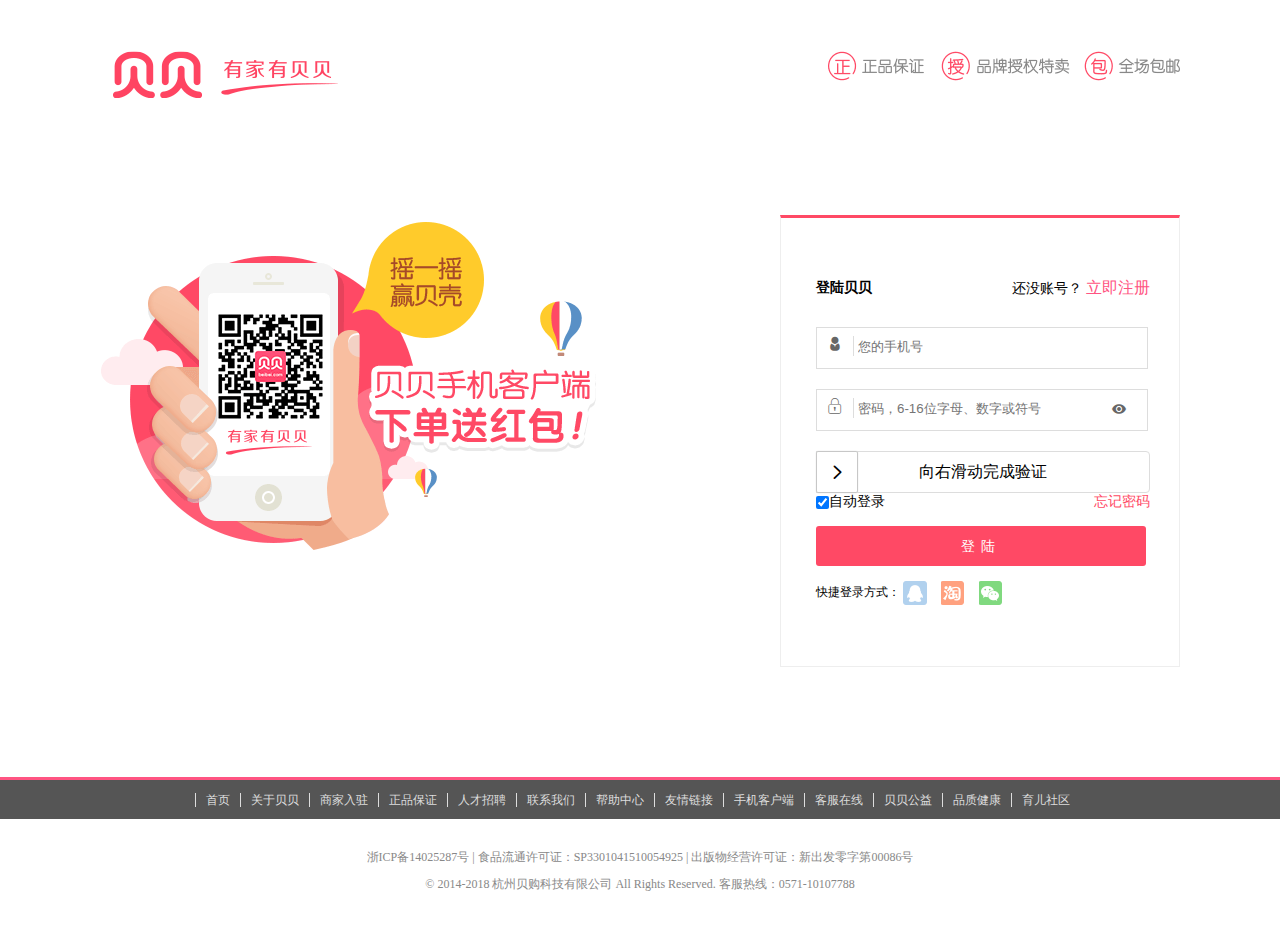
<file: SRC/html/denglu.html>
<!DOCTYPE html>
<html>
	<head>
		<meta charset="UTF-8">
		<title>贝贝网-买母婴上贝贝！1亿妈妈信赖的母婴正品特卖商城</title>
		<link rel="stylesheet" type="text/css" href="../css/base.css"/>
		<link rel="stylesheet" type="text/css" href="../css/common.css"/>
		<link rel="stylesheet" type="text/css" href="../css/denglu.css"/>
		<link rel="stylesheet" href="../font_nmeeebgz74/iconfont.css">
		<link rel="stylesheet" href="../lib/yzm-cj/css/verify.css">
		<script type="text/javascript" src="../js/jquery-1.10.1.min.js"></script>
		<script type="text/javascript" src="../js/common.js"></script>
		<script src="../lib/yzm-cj/js/verify.js"></script>
		<script type="text/javascript" src="../js/denglu.js"></script>
		
	</head>
	<body>
		<div id="bbw">
			<div id="dl-header" class="clearfix">
				<div class="container">
					<a href="../index.html"><img src="../img/logo.png" alt="" title="回到首页"></a>
					<img src="../img/zpbz.png" alt="">
				</div>
			</div>
			<div id="dl-main" class="clearfix">
				<div class="container">
					<div><img src="../img/denglu.png" alt=""></div>
					<div id="denglu">
						<fieldset>
							<form action="" method="POST">
								<div id="dl">
									<span>登陆贝贝</span>
									<div>
										<span>还没账号？</span>
										<a href="zhuce.html">立即注册</a>
									</div>
								</div>
								<div id="phone">
									<i class="iconfont icon-zhanghao00"></i>
									<input type="text" name="phone" placeholder="您的手机号">
									<div id="weishu"></div>
								</div>
								<div id="yz-phone"></div>
								<div id="password">
									<i class="iconfont icon-mima"></i>
									<input type="password" name="password" placeholder="密码，6-16位字母、数字或符号">
									<i class="iconfont icon-yanjing"></i>
								</div>
								<div id="yz-password"></div>
								<div id="mpanel1" ></div>
								<div id="mpanel2" ></div>
								<div id="zddl">
									<input type="checkbox" name="jizhumima" checked="checked">自动登录
									<a href="#">忘记密码</a>
								</div>
								<input type="submit" name="tijiao" id="tijiao" value="登陆">
								<div id="shuoming">
									<p>快捷登录方式：
										<a href="#"><i></i></a>
										<a href="#"></a><i></i></a>
										<a href="#"></a><i></i></a>
									</p>
								</div>
							</form>
						</fieldset>
					</div>
				</div>
			</div>
			<div id="footer">
				<div id="footer-nav" class="clearfix">
					<div class="container">
						<ul class="clearfix">
							<li>
								<a href="#">首页</a>
							</li>
							<li>
								<a href="#">关于贝贝</a>
							</li>
							<li>
								<a href="#">商家入驻</a>
							</li>
							<li>
								<a href="#">正品保证</a>
							</li>
							<li>
								<a href="#">人才招聘</a>
							</li>
							<li>
								<a href="#">联系我们</a>
							</li>
							<li>
								<a href="#">帮助中心</a>
							</li>
							<li>
								<a href="#">友情链接</a>
							</li>
							<li>
								<a href="#">手机客户端</a>
							</li>
							<li>
								<a href="#">客服在线</a>
							</li>
							<li>
								<a href="#">贝贝公益</a>
							</li>
							<li>
								<a href="#">品质健康</a>
							</li>
							<li>
								<a href="#">育儿社区</a>
							</li>
						</ul>
					</div>
				</div>
				<div id="footer-com">
					<div class="container">
						<p>浙ICP备14025287号 | 食品流通许可证：SP3301041510054925 | 出版物经营许可证：新出发零字第00086号</p>
						<p>© 2014-2018 杭州贝购科技有限公司 All Rights Reserved. 客服热线：0571-10107788</p>
					</div>
				</div>
			</div>
		</div>
	</body>
</html>
</file>
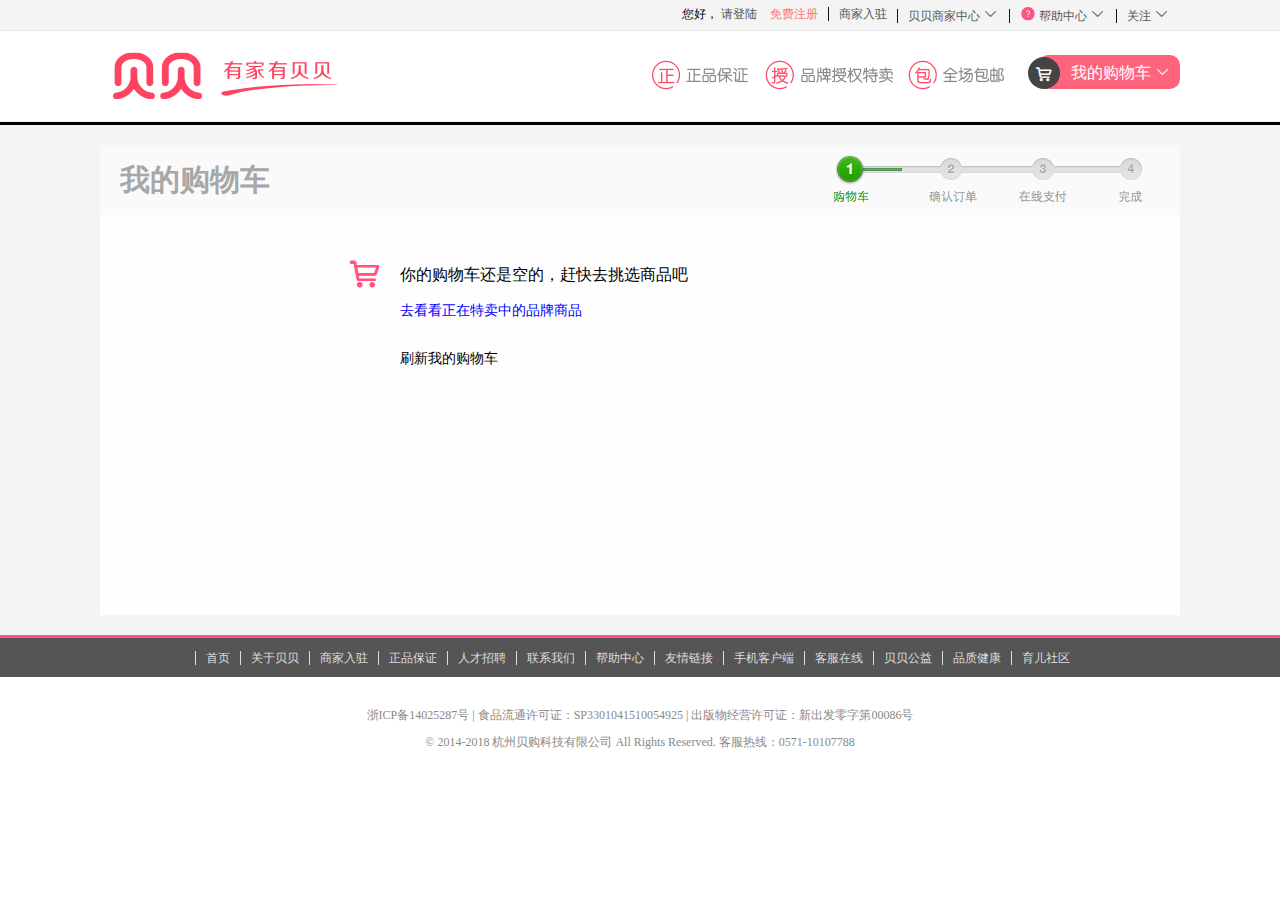
<file: SRC/html/gwc.html>
<!DOCTYPE html>
<html>

	<head>
		<meta charset="UTF-8">
		<title>益智早教 品牌正品限时特卖-第1页-贝贝网</title>
		<link rel="stylesheet" type="text/css" href="../css/base.css" />
		<link rel="stylesheet" type="text/css" href="../font_nmeeebgz74/iconfont.css" />
		<link rel="stylesheet" type="text/css" href="../css/common.css" />
		<link rel="stylesheet" href="../css/gwc.css">
		<script type="text/javascript" src="../js/jquery-1.10.1.min.js"></script>
		<script type="text/javascript" src="../js/common2.js"></script>
		<script type="text/javascript" src="../js/gwc.js"></script>
	</head>

	<body>
		<div id="BBW">
			<div id="top-nav" class="clearfix">
				<div class="container">
					<ul class="">
						<!--未登录显示-->
						<li id="nodenglu">
							您好，
							<a href="denglu.html">请登陆</a>
							<a href="zhuce.html">免费注册</a>
						</li>
						<!--end-->
						<li>
							<a href="# ">商家入驻</a>
						</li>
						<li>
							<a href="# ">
								贝贝商家中心
								<i class="iconfont icon-xiala "></i>
							</a>
							<ul>
								<li>
									<a>
										<span>贝店商家中心</span>
									</a>
								</li>
								<li>
									<a>
										<span>供应商中心</span>
									</a>
								</li>
							</ul>
						</li>
						<li id="top-help">
							<a href="# ">
								<i class="iconfont icon-wenhao "></i>
								<span>帮助中心</span>
								<i class="iconfont icon-xiala "></i>
							</a>
							<ul>
								<li>
									<a>
										<i class="iconfont icon-kefu "></i>
										<span>联系客服</span>
									</a>
								</li>
							</ul>
						</li>
						<li>
							<a href="# ">
								<span>关注</span>
								<i class="iconfont icon-xiala "></i>
							</a>
							<ul>
								<li>
									<div>
										<p>微信号：beibeiclub</p>
										<img src="../img/erweima.png" alt="">
										<p>订阅贝贝官方微信</p>
									</div>
									<div>
										<a href="#"></a>
										<a href="#"></a>
									</div>
								</li>
							</ul>
						</li>
					</ul>
					<!-- 登录显示 -->
					<ul id="dlxs">
						<li>
							<a href="#">
								<i class="iconfont icon-zhanghao00"></i>
								<span id="yhm"></span>
							</a>
							
						</li>
						<li>
							<a href="#" id="tuichu">[退出]</a>
						</li>
						<li><a href="#">消息</a></li>
						<li><a href="#">我的订单号</a></li>
						<li><a href="#">我的贝贝</a></li>
					</ul>
					<!-- end -->
				</div>
			</div>
			<div id="logo">
				<div class="container">
					<a href="../index.html" title="返回首页"><img src="../img/logo.png" alt="贝贝"></a>
					<div id="logo-gwc">
						<a href="#"><i></i></a>
						<a href="#">
							<i class="iconfont icon-gouwuchekong"></i>
							<span>我的购物车</span>
							<i class="iconfont icon-xiala"></i>
						</a>
						<div id="gwc-xs" class="gwc-xs">
							<div id="gwc-total">
								<i class="iconfont icon-gouwuchekong"></i>
								<span>购物车中共有<b>5件</b>商品</span>
							</div>
							<ul class="gwc-sp clearfix"></ul>
							<p class="noshop">赶快去挑选商品吧~</p>
							<div>
								<span>小计：</span>
								<span class="xiaoji">￥&nbsp;0.00</span>
								<a href="#">
									<i class="iconfont icon-gouwuchekong"></i>
									<span>去购物车结算</span>
								</a>
							</div>
						</div>
						<div></div>
					</div>
				</div>
			</div>
	

			<div id="gwc-main" class="clearfix">
				<div class="container">
					<div id="gwc-head" class="clearfix">
						<p>我的购物车</p>
						<div></div>
					</div>
					<div id="gwc-con">
						<div id="quanxuan">
							<input type="checkbox" class="allcheck">全选
							<b>商品</b>
							<em>商品信息</em>
							<em>单价（元）</em>
							<em>数量</em>
							<p>
								<span>小计（元）</span>
								<strong>操作</strong>
							</p>
						</div>
						<div id="sp-list">
								<!-- <div class="ygdp">
										<p class="dianming"><input type="checkbox" name="" id="" checked="checked">贝恩斯</p>
										<ul>
											<li class="clearfix">
												<div class="one"><input type="checkbox" checked="checked"></div>
												<div class="two">
													<img src="images/01_small.jpg" alt="">
													<span>贝恩施儿童画板画架双面磁性写字板玩具宝宝彩色涂鸦支架式小黑板送大礼包</span>
												</div>
												<div class="three">
													<p>【下单收藏赠送大礼包】</p>
													<span>蓝色</span>
												</div>
												<div class="four">
													<p>189.00</p>
													<s>368.00</s>
												</div>
												<div class="five">
													<p class="num">
														<span class="cutnum">-</span>
														<input class="nownum" type="text" value="1" />
														<span class="addnum">+</span>
													</p>
												</div>
												<div class="six">
													<span>189.00</span>
													<s>删除</s>
												</div>
											</li>
										</ul>
										<div class="xiaoji">
											<span>
												小计： <b>0.00</b>
											</span>
			
										</div>
									</div> -->
						</div>
						<div id="gwc-botton" >
							<input type="checkbox" name="" id="" class="allcheck">全选
							<span id="select-sc">删除</span>
							<div>
								共有<em>0</em>件商品，已优惠<i>0.00</i> 元，总计(不含运费)：
								<b>￥0.00</b>
								<a href="">确认订单</a>
							</div>
						</div>
					</div>
					<div id="nothing">
						<p><i class="iconfont icon-gouwuchekong"></i>你的购物车还是空的，赶快去挑选商品吧</p>
						<p><a href="../index.html">去看看正在特卖中的品牌商品</a></p>
						<p>刷新我的购物车</p>
					</div>
				</div>
			</div>
			
			<div id="footer">
				<div id="footer-nav" class="clearfix">
					<div class="container">
						<ul class="clearfix">
							<li>
								<a href="#">首页</a>
							</li>
							<li>
								<a href="#">关于贝贝</a>
							</li>
							<li>
								<a href="#">商家入驻</a>
							</li>
							<li>
								<a href="#">正品保证</a>
							</li>
							<li>
								<a href="#">人才招聘</a>
							</li>
							<li>
								<a href="#">联系我们</a>
							</li>
							<li>
								<a href="#">帮助中心</a>
							</li>
							<li>
								<a href="#">友情链接</a>
							</li>
							<li>
								<a href="#">手机客户端</a>
							</li>
							<li>
								<a href="#">客服在线</a>
							</li>
							<li>
								<a href="#">贝贝公益</a>
							</li>
							<li>
								<a href="#">品质健康</a>
							</li>
							<li>
								<a href="#">育儿社区</a>
							</li>
						</ul>
					</div>
				</div>
				<div id="footer-com">
					<div class="container">
						<p>浙ICP备14025287号 | 食品流通许可证：SP3301041510054925 | 出版物经营许可证：新出发零字第00086号</p>
						<p>© 2014-2018 杭州贝购科技有限公司 All Rights Reserved. 客服热线：0571-10107788</p>
					</div>
				</div>
			</div>
		</div>
	</body>

</html>
</file>
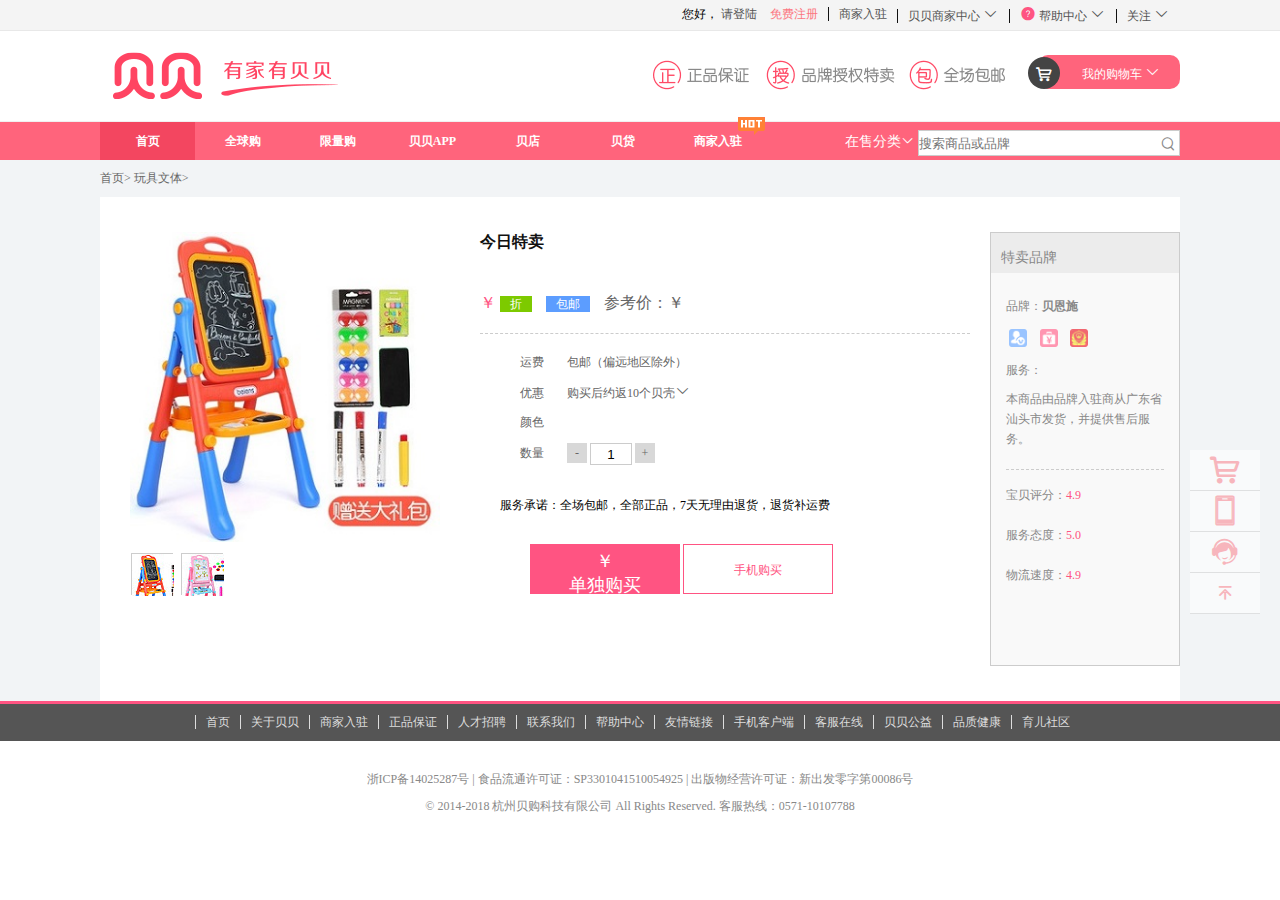
<file: SRC/html/xqy.html>
<!DOCTYPE html>
<html>
	<head>
		<meta charset="UTF-8">
		<title>益智早教 品牌正品限时特卖-第1页-贝贝网</title>
		<link rel="stylesheet" type="text/css" href="../css/base.css" />
		<link rel="stylesheet" type="text/css" href="../font_nmeeebgz74/iconfont.css" />
		<link rel="stylesheet" type="text/css" href="../css/common.css" />
		<link rel="stylesheet" href="../css/xqy.css">
		<script type="text/javascript" src="../js/jquery-1.10.1.min.js"></script>
		<script src="../lib/fdj-cj/js/jquery-1.4.2.min.js"></script>
		<script src="../lib/fdj-cj/js/jquery.imagezoom.js"></script>
		<script src="../lib/fdj-cj/js/jquery.imagezoom.min.js"></script>
		<script type="text/javascript" src="../js/common2.js"></script>
		<script type="text/javascript" src="../js/xqy.js"></script>
		
		
		<style type="text/css">

			html{overflow-y:scroll;}
			
			body{margin:0; font:12px "\5B8B\4F53",san-serif;background:#ffffff;}
			
			div,ul,li{padding:0; margin:0;}
			
			li{list-style-type:none;}
			
			img{vertical-align:top;border:0;}
			
			
			
			/* box */
			
			.box{width:610px;margin:100px auto;}
			
			.tb-pic a{display:table-cell;text-align:center;vertical-align:middle;}
			
			.tb-pic a img{vertical-align:middle;}
			
			.tb-pic a{*display:block;*font-family:Arial;*line-height:1;}
			
			.tb-thumb{margin:10px 0 0;overflow:hidden;}
			
			.tb-thumb li{background:none repeat scroll 0 0 transparent;float:left;height:42px;margin:0 6px 0 0;overflow:hidden;padding:1px;}
			
			.tb-s310, .tb-s310 a{height:310px;width:310px;}
			
			.tb-s310, .tb-s310 img{max-height:310px;max-width:310px;}
			
			.tb-s310 a{*font-size:271px;}
			
			.tb-s40 a{*font-size:35px;}
			
			.tb-s40, .tb-s40 a{height:40px;width:40px;}
			
			.tb-booth{border:1px solid #CDCDCD;position:relative;z-index:1;}
			
			.tb-thumb .tb-selected{background:none repeat scroll 0 0 #C30008;height:40px;padding:2px;}
			
			.tb-thumb .tb-selected div{background-color:#FFFFFF;border:medium none;}
			
			.tb-thumb li div{border:1px solid #CDCDCD;}
			
			div.zoomDiv{z-index:999;position:absolute;top:0px;left:0px;width:200px;height:200px;background:#ffffff;border:1px solid #CCCCCC;display:none;text-align:center;overflow:hidden;}
			
			div.zoomMask{position:absolute;background:url("images/mask.png") repeat scroll 0 0 transparent;cursor:move;z-index:1;}
			
			</style>
	</head>

	<body>
		<div id="BBW">
			<div id="top-nav" class="clearfix">
				<div class="container">
					<ul class="">
						<!--未登录显示-->
						<li id="nodenglu">
							您好，
							<a href="denglu.html">请登陆</a>
							<a href="zhuce.html">免费注册</a>
						</li>
						<!--end-->
						<li>
							<a href="# ">商家入驻</a>
						</li>
						<li>
							<a href="# ">
								贝贝商家中心
								<i class="iconfont icon-xiala "></i>
							</a>
							<ul>
								<li>
									<a>
										<span>贝店商家中心</span>
									</a>
								</li>
								<li>
									<a>
										<span>供应商中心</span>
									</a>
								</li>
							</ul>
						</li>
						<li id="top-help">
							<a href="# ">
								<i class="iconfont icon-wenhao "></i>
								<span>帮助中心</span>
								<i class="iconfont icon-xiala "></i>
							</a>
							<ul>
								<li>
									<a>
										<i class="iconfont icon-kefu "></i>
										<span>联系客服</span>
									</a>
								</li>
							</ul>
						</li>
						<li>
							<a href="# ">
								<span>关注</span>
								<i class="iconfont icon-xiala "></i>
							</a>
							<ul>
								<li>
									<div>
										<p>微信号：beibeiclub</p>
										<img src="../img/erweima.png" alt="">
										<p>订阅贝贝官方微信</p>
									</div>
									<div>
										<a href="#"></a>
										<a href="#"></a>
									</div>
								</li>
							</ul>
						</li>
					</ul>
					<!-- 登录显示 -->
					<ul id="dlxs">
						<li>
							<a href="#">
								<i class="iconfont icon-zhanghao00"></i>
								<span id="yhm"></span>
							</a>
							
						</li>
						<li>
							<a href="#" id="tuichu">[退出]</a>
						</li>
						<li><a href="#">消息</a></li>
						<li><a href="#">我的订单号</a></li>
						<li><a href="#">我的贝贝</a></li>
					</ul>
					<!-- end -->
				</div>
			</div>
			<div id="logo">
				<div class="container">
					<a href="../index.html" title="返回首页"><img src="../img/logo.png" alt="贝贝"></a>
					<div id="logo-gwc">
						<a href="#"><i></i></a>
						<a href="#">
							<i class="iconfont icon-gouwuchekong"></i>
							<span>我的购物车</span>
							<i class="iconfont icon-xiala"></i>
						</a>
						<div id="gwc-xs" class="gwc-xs">
							<div id="gwc-total">
								<i class="iconfont icon-gouwuchekong"></i>
								<span>购物车中共有<b>5件</b>商品</span>
							</div>
							<ul  class="gwc-sp clearfix"></ul>
							<p class="noshop">赶快去挑选商品吧~</p>
							<div>
								<span>小计：</span>
								<span class="xiaoji">￥&nbsp;0.00</span>
								<a href="gwc.html">
									<i class="iconfont icon-gouwuchekong"></i>
									<span>去购物车结算</span>
								</a>
							</div>
						</div>
					</div>
				</div>
			</div>
			<div id="main-nav" class="clearfix">
				<div class="container">
					<ul class="clearfix">
						<li>
							<a href="#">首页</a>
						</li>
						<li>
							<a href="#">全球购</a>
						</li>
						<li>
							<a href="#">限量购</a>
						</li>
						<li>
							<a href="#">贝贝APP</a>
						</li>
						<li>
							<a href="#">贝店</a>
						</li>
						<li>
							<a href="#">贝贷</a>
						</li>
						<li>
							<a href="#">
								<span>商家入驻</span>
								<i></i>
							</a>
						</li>
					</ul>
					<div>
						<div id="nav-fenlei">
							<span>在售分类<i class="iconfont icon-xiala"></i></span>
							<div id="nav-tab" class="clearfix">
								<ul class="clearfix">
									<li><u>热销分类</u></li>
									<li><u>婴儿装</u></li>
									<li><u>婴童鞋</u></li>
									<li><u>奶粉辅食</u></li>
									<li><u>纸尿裤</u></li>
									<li><u>哺育喂养</u></li>
									<li><u>洗护清洁</u></li>
									<li><u>睡眠出行</u></li>
									<li><u>玩具文体</u></li>
									<li><u>孕妈专区</u></li>
									<li><u>流行服饰</u></li>
									<li><u>鞋包配饰</u></li>
									<li><u>居家百货</u></li>
									<li><u>美妆个护</u></li>
								</ul>
								<div id="zhangshi">
									<ul>
										<li><a href="yzzj.html"><img src="../img/fenlei-img/1 (1).jpg"/><p>纸尿裤</p></a></li><li><a href="yzzj.html"><img src="../img/fenlei-img/1 (2).jpg"/><p>奶瓶</p></a></li><li><a href="yzzj.html"><img src="../img/fenlei-img/1 (3).jpg"/><p>益智早教</p></a></li><li><a href="yzzj.html"><img src="../img/fenlei-img/1 (4).jpg"/><p>童鞋</p></a></li><li><a href="yzzj.html"><img src="../img/fenlei-img/1 (5).jpg"/><p>奶粉</p></a></li><li><a href="#"><img src="../img/fenlei-img/1 (6).jpg"/><p>童装</p></a></li><li><a href="#"><img src="../img/fenlei-img/1 (7).jpg"/><p>玩具</p></a></li><li><a href="#"><img src="../img/fenlei-img/1 (8).jpg"/><p>包包</p></a></li><li><a href="#"><img src="../img/fenlei-img/1 (9).jpg"/><p>床品</p></a></li><li><a href="#"><img src="../img/fenlei-img/1 (10).jpg"/><p>孕妇装</p></a></li><li><a href="#"><img src="../img/fenlei-img/1 (11).jpg"/><p>护肤品</p></a></li>
									</ul>
								</div>
							</div>
						</div>
						<input type="text" placeholder="搜索商品或品牌">
						<i class="iconfont icon-sousuo"></i>

					</div>

				</div>
			</div>
			
			<div id="cbl">
				<ul>
					<li>
						<a href="gwc.html"><i class="iconfont icon-gouwuchekong"></i></a>
						<div id="gwc-xs2">
							<div id="gwc-total2">
								<i class="iconfont icon-gouwuchekong"></i>
								<span>购物车中共有<b>5件</b>商品</span>
							</div>
							<ul class="gwc-sp clearfix"></ul>
							<p class="noshop">赶快去挑选商品吧~</p>
							<div>
								<span>小计：</span>
								<span class="xiaoji">￥&nbsp;0.00</span>
								<a href="gwc.html">
									<i class="iconfont icon-gouwuchekong"></i>
									<span>去购物车结算</span>
								</a>
							</div>
						</div>
					</li>
					<li>
						<a><i class="iconfont icon-shouji"></i></a>
						<div>
							<p>下载手机APP</p>
							<p>随时随地看上新</p>
							<img src="../img/erweima.png" alt="">
						</div>
					</li>
					<li>
						<a><i class="iconfont icon-kefu"></i></a>
					</li>
					<li>
						<a><i class="iconfont icon-huidaodingbu"></i></a>
					</li>
				</ul>

			</div>

			<!-- 底部 -->
			<div id="xqy-main" class="clearfix">
				<div class="container">
					<p id="xqy-weizhi">首页> 玩具文体> </p>
					<div id="zynr" class="clearfix">
						<div id="box" >
							<div class="tb-booth tb-pic tb-s310">
								<a href="images/01.jpg"><img src="images/01_mid.jpg" alt="美女" rel="images/01.jpg" class="jqzoom" /></a>
							</div>
							<ul class="tb-thumb" id="thumblist">
								<li><div class="tb-pic tb-s40"><a href="#"><img src="images/01_small.jpg" mid="images/01_mid.jpg" big="images/01.jpg"></a></div></li>
								<li><div class="tb-pic tb-s40"><a href="#"><img  src="images/02_small.jpg" mid="images/02_mid.jpg" big="images/02.jpg"></a></div></li>
							</ul>
						</div>
						<div id="main-1">
							<p id="main-1-1">今日特卖</p>
							<p id="main-1-2"></p>
							<p id="main-1-3">
								￥<span id="price"></span>
								<span id="dazhe"><b></b>折</span>
								<span id="baoyou">包邮</span>
								<span id="ckj">参考价：￥<s></s></span>
							</p>
							<div id="main-1-4">
								<div>
									<span>运费</span>
									<span>包邮（偏远地区除外）</span>
								</div>
								<div>
									<span>优惠</span>
									<span>购买后约返10个贝壳<i class="iconfont icon-xiala"></i></span>
								</div>
								<div>
									<span>颜色</span>
									<div id="xuanze">
									</div>
								</div>
								<div id="shuliang">
									<span>数量</span>
									<p class="num">
										<span class="cutnum">-</span>
										<input class="nownum" type="text" value="1" />
										<span class="addnum">+</span>
									</p>
								</div>
								<p id="promise">服务承诺：全场包邮，全部正品，7天无理由退货，退货补运费</p>
								
							</div>
							<div id="main-1-5">
								<a href="" id="goumai">
									<img src="../html/images/01_small.jpg" alt="">
									￥<em id="price2"></em>
									<p>单独购买</p>
								</a>
								<a href="">
									手机购买
								</a>
							</div>
						</div>
						<div id="main-2">
							<p id="tmpp">特卖品牌</p>
							<div id="pp">
								<p>品牌：<b>贝恩施</b></p>
								<p><img src="../img/gszz.png" alt=""></p>
								<p>服务：</p>
								<p id="cnuo">
									本商品由品牌入驻商从广东省汕头市发货，并提供售后服务。
								</p>
								<p class="pingfen">宝贝评分：<span>4.9</span></p>
								<p class="pingfen">服务态度：<span>5.0</span></p>
								<p class="pingfen">物流速度：<span>4.9</span></p>
							</div>
						</div>
					</div>
				</div>
			</div>
			<!-- 底部 -->
			<!-- 底部 -->
			<!-- 底部 -->
			<!-- 底部 -->
			<div id="footer">
				<div id="footer-nav" class="clearfix">
					<div class="container">
						<ul class="clearfix">
							<li>
								<a href="#">首页</a>
							</li>
							<li>
								<a href="#">关于贝贝</a>
							</li>
							<li>
								<a href="#">商家入驻</a>
							</li>
							<li>
								<a href="#">正品保证</a>
							</li>
							<li>
								<a href="#">人才招聘</a>
							</li>
							<li>
								<a href="#">联系我们</a>
							</li>
							<li>
								<a href="#">帮助中心</a>
							</li>
							<li>
								<a href="#">友情链接</a>
							</li>
							<li>
								<a href="#">手机客户端</a>
							</li>
							<li>
								<a href="#">客服在线</a>
							</li>
							<li>
								<a href="#">贝贝公益</a>
							</li>
							<li>
								<a href="#">品质健康</a>
							</li>
							<li>
								<a href="#">育儿社区</a>
							</li>
						</ul>
					</div>
				</div>
				<div id="footer-com">
					<div class="container">
						<p>浙ICP备14025287号 | 食品流通许可证：SP3301041510054925 | 出版物经营许可证：新出发零字第00086号</p>
						<p>© 2014-2018 杭州贝购科技有限公司 All Rights Reserved. 客服热线：0571-10107788</p>
					</div>
				</div>
			</div>
		</div>
	</body>


</html>

<script type="text/javascript">

	$(document).ready(function(){
	
	
	
		$(".jqzoom").imagezoom();
	
		
	
		$("#thumblist li a").click(function(){
	
			$(this).parents("li").addClass("tb-selected").siblings().removeClass("tb-selected");
	
			$(".jqzoom").attr('src',$(this).find("img").attr("mid"));
	
			$(".jqzoom").attr('rel',$(this).find("img").attr("big"));
	
		});
	
	
	
	});
	
	</script>
</file>
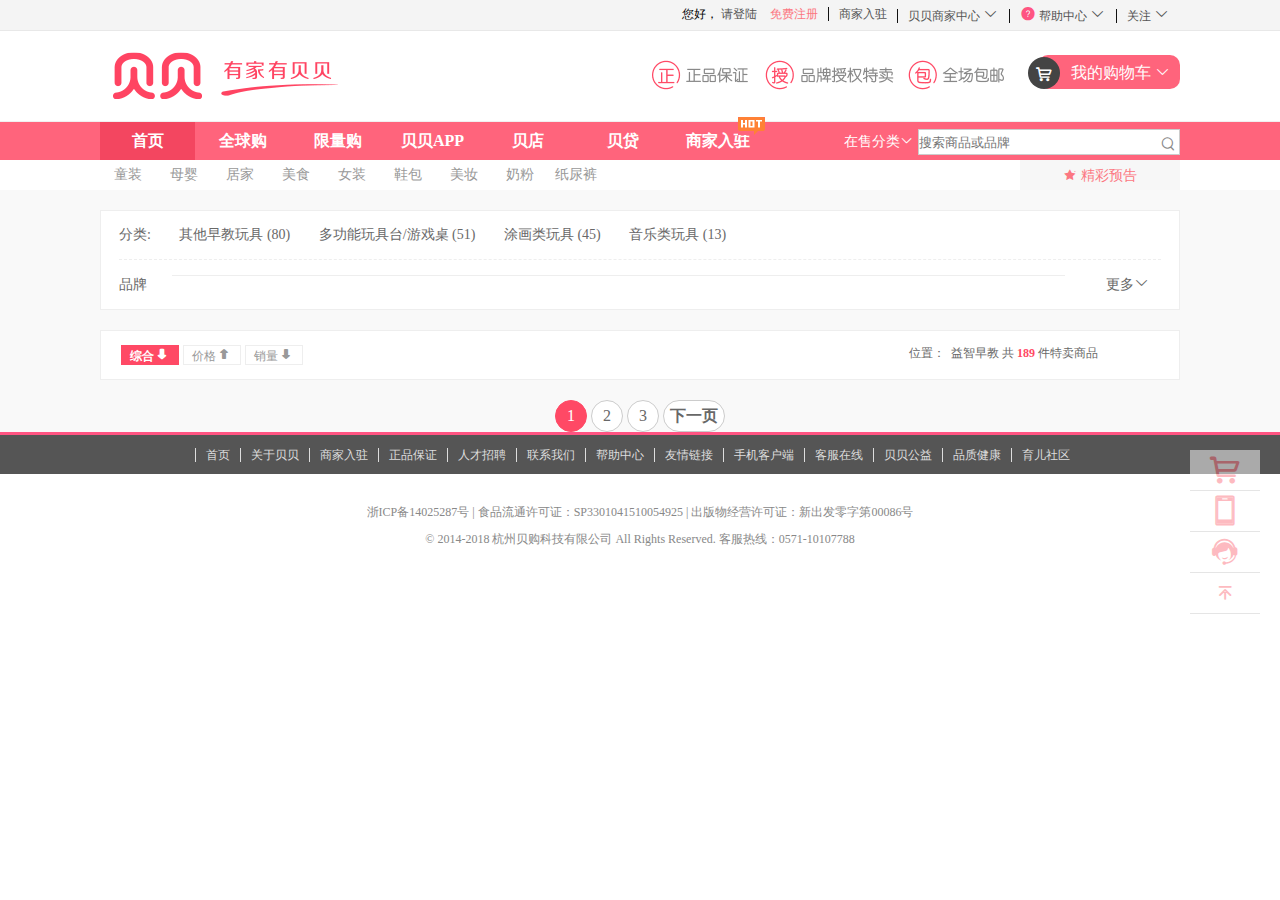
<file: SRC/html/yzzj.html>
<!DOCTYPE html>
<html>

	<head>
		<meta charset="UTF-8">
		<title>益智早教 品牌正品限时特卖-第1页-贝贝网</title>
		<link rel="stylesheet" type="text/css" href="../css/base.css" />
		<link rel="stylesheet" type="text/css" href="../font_nmeeebgz74/iconfont.css" />
		<link rel="stylesheet" type="text/css" href="../css/common.css" />
		<link rel="stylesheet" href="../css/yzzj.css">
		<script type="text/javascript" src="../js/jquery-1.10.1.min.js"></script>
		<script type="text/javascript" src="../js/common2.js"></script>
		<script type="text/javascript" src="../js/yzzj.js"></script>
	</head>

	<body>
		<div id="BBW">
			<div id="top-nav" class="clearfix">
				<div class="container">
					<ul class="">
						<!--未登录显示-->
						<li id="nodenglu">
							您好，
							<a href="denglu.html">请登陆</a>
							<a href="zhuce.html">免费注册</a>
						</li>
						<!--end-->
						<li>
							<a href="# ">商家入驻</a>
						</li>
						<li>
							<a href="# ">
								贝贝商家中心
								<i class="iconfont icon-xiala "></i>
							</a>
							<ul>
								<li>
									<a>
										<span>贝店商家中心</span>
									</a>
								</li>
								<li>
									<a>
										<span>供应商中心</span>
									</a>
								</li>
							</ul>
						</li>
						<li id="top-help">
							<a href="# ">
								<i class="iconfont icon-wenhao "></i>
								<span>帮助中心</span>
								<i class="iconfont icon-xiala "></i>
							</a>
							<ul>
								<li>
									<a>
										<i class="iconfont icon-kefu "></i>
										<span>联系客服</span>
									</a>
								</li>
							</ul>
						</li>
						<li>
							<a href="# ">
								<span>关注</span>
								<i class="iconfont icon-xiala "></i>
							</a>
							<ul>
								<li>
									<div>
										<p>微信号：beibeiclub</p>
										<img src="../img/erweima.png" alt="">
										<p>订阅贝贝官方微信</p>
									</div>
									<div>
										<a href="#"></a>
										<a href="#"></a>
									</div>
								</li>
							</ul>
						</li>
					</ul>
					<!-- 登录显示 -->
					<ul id="dlxs">
						<li>
							<a href="#">
								<i class="iconfont icon-zhanghao00"></i>
								<span id="yhm"></span>
							</a>
							
						</li>
						<li>
							<a href="#" id="tuichu">[退出]</a>
						</li>
						<li><a href="#">消息</a></li>
						<li><a href="#">我的订单号</a></li>
						<li><a href="#">我的贝贝</a></li>
					</ul>
					<!-- end -->
				</div>
			</div>
			<div id="logo">
				<div class="container">
					<a href="../index.html" title="返回首页"><img src="../img/logo.png" alt="贝贝"></a>
					<div id="logo-gwc">
						<a href="#"><i></i></a>
						<a href="gwc.html">
							<i class="iconfont icon-gouwuchekong"></i>
							<span>我的购物车</span>
							<i class="iconfont icon-xiala"></i>
						</a>
						<div id="gwc-xs" class="gwc-xs">
							<div id="gwc-total">
								<i class="iconfont icon-gouwuchekong"></i>
								<span>购物车中共有<b>5件</b>商品</span>
							</div>
							<ul class="gwc-sp clearfix"></ul>
							<p class="noshop">赶快去挑选商品吧~</p>
							<div>
								<span>小计：</span>
								<span class="xiaoji">￥&nbsp;0.00</span>
								<a href="gwc.html">
									<i class="iconfont icon-gouwuchekong"></i>
									<span>去购物车结算</span>
								</a>
							</div>
						</div>
					</div>

				</div>
			</div>
			<div id="main-nav" class="clearfix">
				<div class="container">
					<ul class="clearfix">
						<li>
							<a href="#">首页</a>
						</li>
						<li>
							<a href="#">全球购</a>
						</li>
						<li>
							<a href="#">限量购</a>
						</li>
						<li>
							<a href="#">贝贝APP</a>
						</li>
						<li>
							<a href="#">贝店</a>
						</li>
						<li>
							<a href="#">贝贷</a>
						</li>
						<li>
							<a href="#">
								<span>商家入驻</span>
								<i></i>
							</a>
						</li>
					</ul>
					<div>
						<div id="nav-fenlei">
							<span>在售分类<i class="iconfont icon-xiala"></i></span>
							<div id="nav-tab" class="clearfix">
								<ul class="clearfix">
									<li><u>热销分类</u></li>
									<li><u>婴儿装</u></li>
									<li><u>婴童鞋</u></li>
									<li><u>奶粉辅食</u></li>
									<li><u>纸尿裤</u></li>
									<li><u>哺育喂养</u></li>
									<li><u>洗护清洁</u></li>
									<li><u>睡眠出行</u></li>
									<li><u>玩具文体</u></li>
									<li><u>孕妈专区</u></li>
									<li><u>流行服饰</u></li>
									<li><u>鞋包配饰</u></li>
									<li><u>居家百货</u></li>
									<li><u>美妆个护</u></li>
								</ul>
								<div id="zhangshi">
									<ul>
										<li><a href="#"><img src="../img/fenlei-img/1 (1).jpg"/><p>纸尿裤</p></a></li><li><a href="#"><img src="../img/fenlei-img/1 (2).jpg"/><p>奶瓶</p></a></li><li><a href="#"><img src="../img/fenlei-img/1 (3).jpg"/><p>益智早教</p></a></li><li><a href="#"><img src="../img/fenlei-img/1 (4).jpg"/><p>童鞋</p></a></li><li><a href="#"><img src="../img/fenlei-img/1 (5).jpg"/><p>奶粉</p></a></li><li><a href="#"><img src="../img/fenlei-img/1 (6).jpg"/><p>童装</p></a></li><li><a href="#"><img src="../img/fenlei-img/1 (7).jpg"/><p>玩具</p></a></li><li><a href="#"><img src="../img/fenlei-img/1 (8).jpg"/><p>包包</p></a></li><li><a href="#"><img src="../img/fenlei-img/1 (9).jpg"/><p>床品</p></a></li><li><a href="#"><img src="../img/fenlei-img/1 (10).jpg"/><p>孕妇装</p></a></li><li><a href="#"><img src="../img/fenlei-img/1 (11).jpg"/><p>护肤品</p></a></li>
									</ul>
								</div>
							</div>
						</div>
						<input type="text" placeholder="搜索商品或品牌">
						<i class="iconfont icon-sousuo"></i>

					</div>

				</div>
			</div>
			<div id="min-nav" class="clearfix">
				<div class="container">
					<ul>
						<li>
							<a href="">童装</a>
						</li>
						<li>
							<a href="">母婴</a>
						</li>
						<li>
							<a href="">居家</a>
						</li>
						<li>
							<a href="">美食</a>
						</li>
						<li>
							<a href="">女装</a>
						</li>
						<li>
							<a href="">鞋包</a>
						</li>
						<li>
							<a href="">美妆</a>
						</li>
						<li>
							<a href="">奶粉</a>
						</li>
						<li>
							<a href="">纸尿裤</a>
						</li>
					</ul>
					<div>
						<a href="#">
							<i class="iconfont icon-icon-test"></i>
							<span>精彩预告</span>
						</a>
					</div>
				</div>
			</div>
			<div id="cbl">
				<ul>
					<li>
						<a href="gwc.html"><i class="iconfont icon-gouwuchekong"></i></a>
						<div id="gwc-xs2">
							<div id="gwc-total2">
								<i class="iconfont icon-gouwuchekong"></i>
								<span>购物车中共有<b>5件</b>商品</span>
							</div>
							<ul class="gwc-sp clearfix"></ul>
							<p class="noshop">赶快去挑选商品吧~</p>
							<div>
								<span>小计：</span>
								<span class="xiaoji">￥&nbsp;0.00</span>
								<a href="gwc.html">
									<i class="iconfont icon-gouwuchekong"></i>
									<span>去购物车结算</span>
								</a>
							</div>
						</div>
					</li>
					<li>
						<a><i class="iconfont icon-shouji"></i></a>
						<div>
							<p>下载手机APP</p>
							<p>随时随地看上新</p>
							<img src="../img/erweima.png" alt="">
						</div>
					</li>
					<li>
						<a><i class="iconfont icon-kefu"></i></a>
					</li>
					<li>
						<a><i class="iconfont icon-huidaodingbu"></i></a>
					</li>
				</ul>

			</div>

			<!-- 底部 -->
			<div id="brand">
				<div class="container" class="clearfix">
					<p>
						<span id="">分类:</span>
						<a href="#">其他早教玩具 (80)</a>
						<a href="#">多功能玩具台/游戏桌 (51)</a>
						<a href="#">涂画类玩具 (45)</a>
						<a href="#">音乐类玩具 (13)</a>
					</p>
					<div>
						<span>品牌</span>
						<ul id="brand-img" class="clearfix">
							
						</ul>
						<span>更多<i class="iconfont icon-xiala"></i></span>
					</div>
				</div>
			</div>
			<!-- 底部 -->
			<div id="yz-sp" class="clearfix">
				<div class="container">
					<p>
						<span id="zonghe" class="light" index="1">综合<i class="iconfont icon-jiantouxiajiang"></i></span>
						<span id="price" class="dianji" index="2">价格<i class="iconfont icon-jiantoushangsheng"></i></span>
						<span id="xiaoliang" class="dianji" index="3">销量<i class="iconfont icon-jiantouxiajiang"></i></span>
						<u id="fdong">位置：&nbsp;&nbsp;益智早教 共<b>&nbsp;189&nbsp;</b>件特卖商品</u>
					</p>
					<ul id="zjiao" class="clearfix">
							
					</ul>
					<div id="yeshu">
						<span class="yema">1</span>
						<span>2</span>
						<span>3</span>
						<b id="xiayiye">下一页</b>
					</div>
				</div>
			</div>
			<!-- 底部 -->
			<!-- 底部 -->
			<!-- 底部 -->
			<!-- 底部 -->
			<div id="h"></div>
			<div id="footer">
				<div id="footer-nav" class="clearfix">
					<div class="container">
						<ul class="clearfix">
							<li>
								<a href="#">首页</a>
							</li>
							<li>
								<a href="#">关于贝贝</a>
							</li>
							<li>
								<a href="#">商家入驻</a>
							</li>
							<li>
								<a href="#">正品保证</a>
							</li>
							<li>
								<a href="#">人才招聘</a>
							</li>
							<li>
								<a href="#">联系我们</a>
							</li>
							<li>
								<a href="#">帮助中心</a>
							</li>
							<li>
								<a href="#">友情链接</a>
							</li>
							<li>
								<a href="#">手机客户端</a>
							</li>
							<li>
								<a href="#">客服在线</a>
							</li>
							<li>
								<a href="#">贝贝公益</a>
							</li>
							<li>
								<a href="#">品质健康</a>
							</li>
							<li>
								<a href="#">育儿社区</a>
							</li>
						</ul>
					</div>
				</div>
				<div id="footer-com">
					<div class="container">
						<p>浙ICP备14025287号 | 食品流通许可证：SP3301041510054925 | 出版物经营许可证：新出发零字第00086号</p>
						<p>© 2014-2018 杭州贝购科技有限公司 All Rights Reserved. 客服热线：0571-10107788</p>
					</div>
				</div>
			</div>
		</div>
	</body>

</html>
</file>
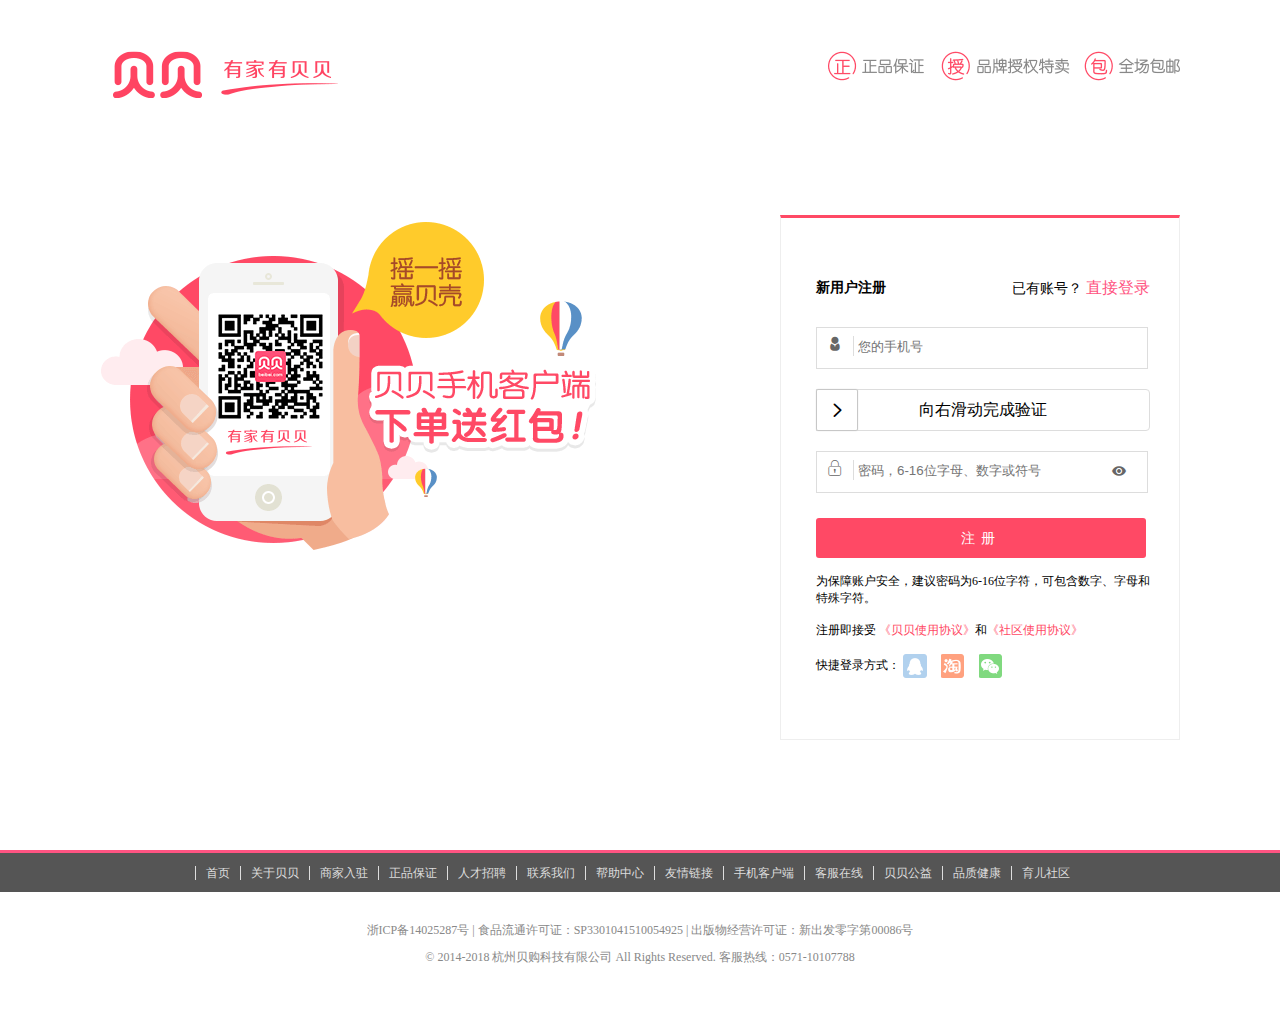
<file: SRC/html/zhuce.html>
<!DOCTYPE html>
<html>
	<head>
		<meta charset="UTF-8">
		<title>贝贝网-买母婴上贝贝！1亿妈妈信赖的母婴正品特卖商城</title>
		<link rel="stylesheet" type="text/css" href="../css/base.css"/>
		<link rel="stylesheet" type="text/css" href="../css/common.css"/>
		<link rel="stylesheet" type="text/css" href="../css/zhuce.css"/>
		<link rel="stylesheet" href="../font_nmeeebgz74/iconfont.css">
		<link rel="stylesheet" href="../lib/yzm-cj/css/verify.css">
		<script type="text/javascript" src="../js/jquery-1.10.1.min.js"></script>
		<script type="text/javascript" src="../js/common.js"></script>
		<script src="../lib/yzm-cj/js/verify.js"></script>
		<script type="text/javascript" src="../js/zhuce.js"></script>
		
	</head>
	<body>
		<div id="bbw">
			<div id="dl-header" class="clearfix">
				<div class="container">
					<a href="../index.html"><img src="../img/logo.png" alt="" title="回到首页"></a>
					<img src="../img/zpbz.png" alt="">
				</div>
			</div>
			<div id="dl-main" class="clearfix">
				<div class="container">
					<div><img src="../img/denglu.png" alt=""></div>
					<div id="zhuce">
						<fieldset>
							<form action="" method="POST">
								<div id="zc">
									<span>新用户注册</span>
									<div>
										<span>已有账号？</span>
										<a href="denglu.html">直接登录</a>
									</div>
								</div>
								<div id="phone">
									<i class="iconfont icon-zhanghao00"></i>
									<input type="text" name="phone" placeholder="您的手机号">
									<div id="weishu"></div>
								</div>
								
								<div id="yz-phone"></div>
								<div id="mpanel1" ></div>
								<div id="mpanel2" ></div>
								<div id="password">
									<i class="iconfont icon-mima"></i>
									<input type="password" name="password" placeholder="密码，6-16位字母、数字或符号">
									<i class="iconfont icon-yanjing"></i>
								</div>
								<div id="yz-password"></div>
								<input type="submit" name="tijiao" id="tijiao" value="注册">
								<div id="shuoming">
									<p>为保障账户安全，建议密码为6-16位字符，可包含数字、字母和特殊字符。</p>
									<p>注册即接受 <a href="#"><span>《贝贝使用协议》</span></a>和<a href="#"><span>《社区使用协议》</span></a></p>
									<p>快捷登录方式：
										<a href="#"><i></i></a>
										<a href="#"></a><i></i></a>
										<a href="#"></a><i></i></a>
									</p>
								</div>
							</form>
						</fieldset>
					</div>
				</div>
			</div>
			<div id="footer">
				<div id="footer-nav" class="clearfix">
					<div class="container">
						<ul class="clearfix">
							<li>
								<a href="#">首页</a>
							</li>
							<li>
								<a href="#">关于贝贝</a>
							</li>
							<li>
								<a href="#">商家入驻</a>
							</li>
							<li>
								<a href="#">正品保证</a>
							</li>
							<li>
								<a href="#">人才招聘</a>
							</li>
							<li>
								<a href="#">联系我们</a>
							</li>
							<li>
								<a href="#">帮助中心</a>
							</li>
							<li>
								<a href="#">友情链接</a>
							</li>
							<li>
								<a href="#">手机客户端</a>
							</li>
							<li>
								<a href="#">客服在线</a>
							</li>
							<li>
								<a href="#">贝贝公益</a>
							</li>
							<li>
								<a href="#">品质健康</a>
							</li>
							<li>
								<a href="#">育儿社区</a>
							</li>
						</ul>
					</div>
				</div>
				<div id="footer-com">
					<div class="container">
						<p>浙ICP备14025287号 | 食品流通许可证：SP3301041510054925 | 出版物经营许可证：新出发零字第00086号</p>
						<p>© 2014-2018 杭州贝购科技有限公司 All Rights Reserved. 客服热线：0571-10107788</p>
					</div>
				</div>
			</div>
		</div>
	</body>
</html>
</file>
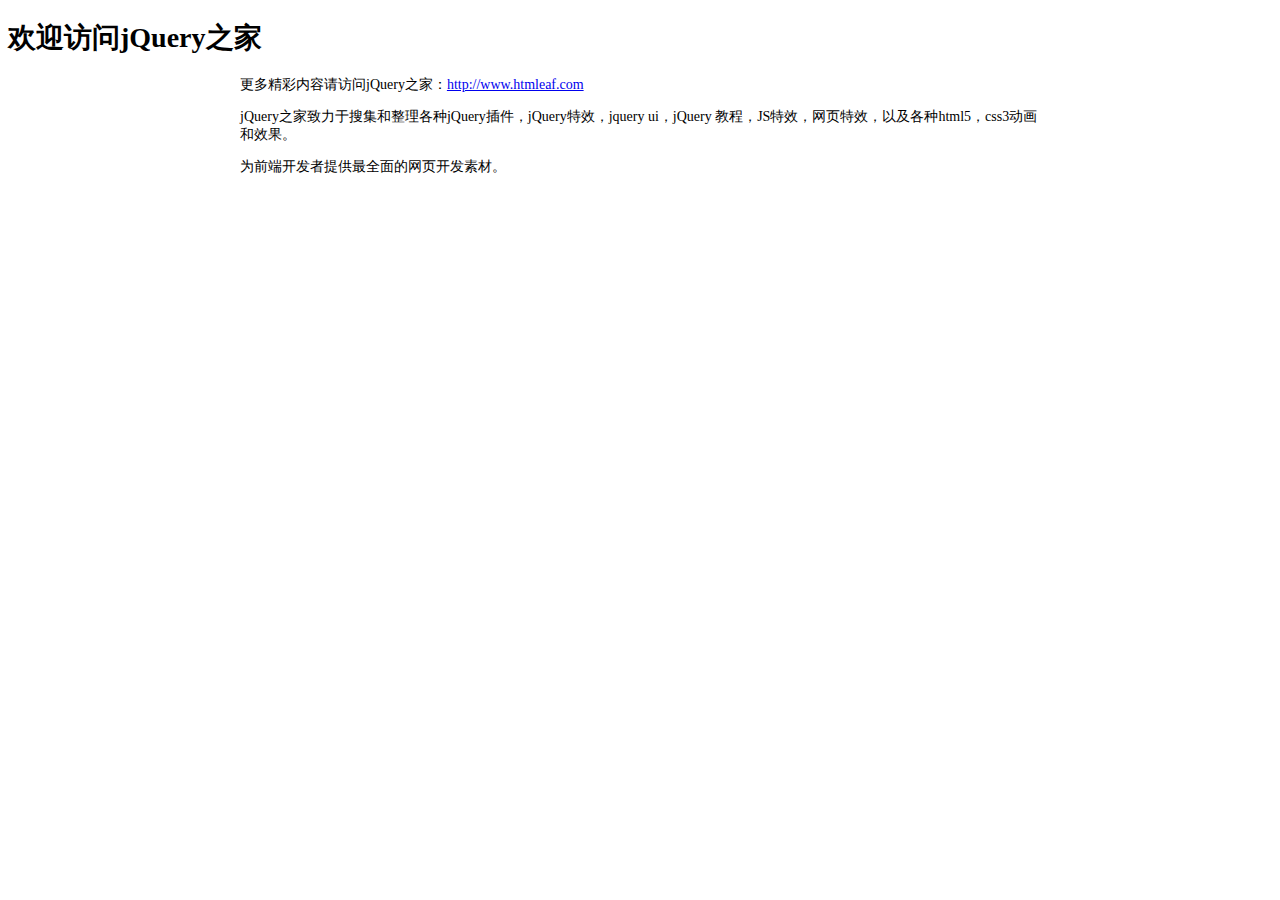
<file: SRC/lib/yzm-cj/readme.html>
<!DOCTYPE html PUBLIC "-//W3C//DTD XHTML 1.0 Transitional//EN" "http://www.w3.org/TR/xhtml1/DTD/xhtml1-transitional.dtd">
<html xmlns="http://www.w3.org/1999/xhtml" xml:lang="en">
<head>
	<meta http-equiv="Content-Type" content="text/html;charset=UTF-8">
	<title>jQuery之家</title>
	<style type="text/css">
		body{font-size: 14px;}
		.content{
			width: 800px;
			margin: 0 auto;
		}
	</style>
</head>
<body>
	<h1>欢迎访问jQuery之家</h1>
	<div class="content">
	<p>更多精彩内容请访问jQuery之家：<a href="http://www.htmleaf.com">http://www.htmleaf.com</a></p>
	<p>jQuery之家致力于搜集和整理各种jQuery插件，jQuery特效，jquery ui，jQuery 教程，JS特效，网页特效，以及各种html5，css3动画和效果。</p>
	<p>为前端开发者提供最全面的网页开发素材。</p>
</div>
</body>
</html>
</file>
<file: SRC/css/base.css>
/*(1)清除默认样式*/
html, body, ul, li, ol, dl, dd, dt, p, h1, h2, h3, h4, h5, h6, form, fieldset, legend, img,input{ margin:0; padding:0; }
fieldset, img,input,button { border:0 none; padding:0;margin:0;outline-style:none; }   /*去掉input等聚焦时的蓝色边框*/
ul,li,ol{ list-style:none; }
select, input { vertical-align:middle;}
/*select, input, textarea { font-size:12px; margin:0; }*/
textarea { resize:none; } /*防止拖动*/
img {border:0; vertical-align:middle; }  
/*  去掉图片低测默认的3像素空白缝隙，或者用display：block也可以*/
table { border-collapse:collapse; }
a {text-decoration:none; }

/*（2）添加公共样式*/
/*body {
    font:12px Arial,Verdana,"\5b8b\4f53";
    color:#666;
    background:#fff;
}*/
/*清除浮动*/
.clearfix:before,.clearfix:after {  /*清楚浮动*/
    content:"";
    display:table;
}
.clearfix:after{clear:both;}
.clearfix{
    *zoom:1;/*IE/7/6*/
}
h1,h2,h3,h4,h5,h6 {font-weight:normal;font-size:1em;}  /*设置h标签的大小，设置跟父亲一样大的字体font-size:100%;*/
s,i,em{font-style:normal;text-decoration:none;}


/*公共类*/
.container {  /*内容、版心 提取 */
    width: 1260px;
    /*background-color:yellow;*/
    margin:0 auto;
}
.fl {
    float:left;
}
.fr {
    float:right;
}
.ac {
    text-align:center;
}
.hide {
    display:none;
}
.f12{ font-size: 12px;}
.f14{ font-size: 14px;}
.f16{ font-size: 16px;}
</file>
<file: SRC/font_nmeeebgz74/iconfont.css>
@font-face {font-family: "iconfont";
  src: url('iconfont.eot?t=1539742252003'); /* IE9*/
  src: url('iconfont.eot?t=1539742252003#iefix') format('embedded-opentype'), /* IE6-IE8 */
  url('[data-uri]') format('woff'),
  url('iconfont.ttf?t=1539742252003') format('truetype'), /* chrome, firefox, opera, Safari, Android, iOS 4.2+*/
  url('iconfont.svg?t=1539742252003#iconfont') format('svg'); /* iOS 4.1- */
}

.iconfont {
  font-family:"iconfont" !important;
  font-size:16px;
  font-style:normal;
  -webkit-font-smoothing: antialiased;
  -moz-osx-font-smoothing: grayscale;
}

.icon-gouwuchekong:before { content: "\f0179"; }

.icon-xiala:before { content: "\e756"; }

.icon-jiantoushangsheng:before { content: "\e7f1"; }

.icon-jiantouxiajiang:before { content: "\e7f2"; }

.icon-yanjing:before { content: "\e62b"; }

.icon-mima:before { content: "\e654"; }

.icon-kefu:before { content: "\e658"; }

.icon-xiaolian1:before { content: "\e64a"; }

.icon-zhifufangshi:before { content: "\e655"; }

.icon-iconfontnvtouxiang:before { content: "\e638"; }

.icon-sousuo:before { content: "\e634"; }

.icon-zhanghao00:before { content: "\e704"; }

.icon-icon-test:before { content: "\e607"; }

.icon-daohang-shoukuanxinxi:before { content: "\e60b"; }

.icon-shijian:before { content: "\e653"; }

.icon-shouji:before { content: "\e60c"; }

.icon-wenhao:before { content: "\e671"; }

.icon-wuliu:before { content: "\e62f"; }

.icon-huidaodingbu:before { content: "\e775"; }
</file>
<file: SRC/css/common.css>
html,body{
	height: 100%;
}
#top-nav > .container > #dlxs >li:nth-child(1) > a,
#top-nav> .container> #dlxs> li:nth-child(2)> a{
	border-left: none;
}
#top-nav > .container > #dlxs .icon-zhanghao00 {
	color: #8CC63E;
}
#top-nav > .container > #dlxs{
	display: none;
}
#BBW{
	width: 100%;
}
a{
	color: #333;
}
#top-nav{
	width: 100%;
	position: relative;
    background-color: #f4f4f4;
	border-bottom: 1px #e8e8e8 solid;
}
.container{
	width: 1080px;	
	position: relative;
}
#top-nav > .container> ul{	
	float: right;
}
#top-nav > .container> ul > li{
	float: left;
	font-size: 12px;	
	position: relative;
}
#top-nav > .container> ul> li > a{
	height: 28px;
	line-height: 28px;
	padding: 0 10px;
	color: #555;
	border-left: 1px solid #111;
}
#top-nav .icon-wenhao{
	color: #ff5482;
}
#top-nav ul #nodenglu a{
	border-left: 0;
	
}
#top-nav ul #nodenglu a:nth-child(1){
	padding: 0;
}
#top-nav ul #nodenglu a:nth-child(2){
	color: #fc7782;
}
#top-nav li > ul{
	position: absolute;
	left: 0;
	top: 28px;
	width: 100%;
	text-align: center;
	display: none;
	z-index: 100;
	border: 1px solid #000;
	border-top: 0;
}

#top-nav li:last-child ul{
	width: 210px;
	left: -80px;
	padding: 10px;
	box-sizing: border-box;
}
#top-nav li:last-child ul div{
	float: left;
	padding: 0 10px;
}
#top-nav li:last-child ul div:nth-child(1){
	border-right: 1px solid #000;
}
#top-nav li:last-child ul div a:nth-child(1){
	display: block;
	width: 34px;
	margin-top: 10px;
	height: 34px;
	background: url(../img/xiaotubiao.png) -45px -586px;
}
#top-nav li:last-child ul div a:nth-child(2){
	display: block;
	width: 34px;
	height: 34px;
	margin-top: 20px;
	background: url(../img/xiaotubiao.png) 0 -585px;
}


/* logo */
#logo{
	background: #fff;
	width: 100%;
	border-bottom: 1px solid rgba(0,0,0,.06);
}
#logo a:nth-child(1){
	display: inline-block;
	padding: 15px 0;
}
#logo #logo-gwc{
	float: right;
	position: relative;
	/* line-height: 90px; */
}
#logo .container div:nth-child(2) a:nth-child(1){
	margin-top: 8px;
	vertical-align: middle;
	/* background: url(../img/zpbz.png) 0 0 no-repeat; */
}
#logo .container div:nth-child(2) a:nth-child(1) i{
	display: inline-block;
	width: 390px;
	height: 40px;
	/* margin-top: 21px; */
	/* vertical-align: middle; */
	background: url(../img/zpbz.png) 0 0 no-repeat;
}
#logo-gwc > a> .icon-gouwuchekong{
	color: #fff;
	display: inline-block;
	width: 32px;
	height: 32px;
	border-radius: 18px;
	/* border: 1px solid #000; */
	background-color: #444444;
	position: absolute;
	left: -10px;
	top: 2px;
}
#logo .icon-xiala{
	color: #fff;
}
#logo .container div:nth-child(2) a:nth-child(2){
	margin-left: 30px;
	padding-left: 24px;
	vertical-align: middle;
	display: inline-block;
	width: 118px;
	height: 34px;
	color: #fff;
	background-color: #ff647c;
	position: relative;
	border-radius:10px;
	text-align: center;
	line-height: 34px;
}
#gwc-xs,#gwc-xs2{
	width: 380px;
	/* height: 400px; */
	background-color: #fff;
	border: 1px solid #fc7782;
	display: none;	
}
.gwc-xs{
	position: absolute;
	right: 0;
	top: 58px;
	z-index: 100;
}
#gwc-xs2{
	position: absolute;
	right: 70px;
	top: 10%;
	z-index: 100;
}
#gwc-xs div:nth-child(4),
#gwc-xs2 div:nth-child(4){
	height: 50px;
	width: 100%;
	padding-left: 10px;
}
#gwc-xs a{
	/* float: right; */
	display: inline-block;
	background-color: #fc7782;
	height: 30px;
	width: 140px;
	margin: 10px 20px 10px 80px;
	color: #fff;
	line-height: 30px;
	text-align: center;
	
}
#gwc-xs2 a{
	display: inline-block;
	background-color: #fc7782;
	height: 30px;
	width: 140px;
	margin: 10px 20px 10px 80px;
	color: #fff;
	font-size: 14px;
	line-height: 30px;
	text-align: center;
}
#gwc-xs>p,
#gwc-xs2>p{
	height: 200px;
	text-align: center;
	line-height: 200px;
	border-bottom: 1px solid #fc7782;
}
#gwc-xs .icon-gouwuchekong,
#gwc-xs2 .icon-gouwuchekong{
	color: #fff;	
	font-size: 14px;
}
#gwc-xs div > span:nth-child(2)
gwc-xs2 div > span:nth-child(2){
	color: #fc7782;
	font-size: 18px;
	font-weight: 700
}
#gwc-total,
#gwc-total2{
	text-align: center;
	color: #ff5482;
	display: none;
	border-bottom: 2px solid #ff5482;
}

#logo-gwc2 div:nth-child(3) #gwc-total2 .icon-gouwuchekong{
	color: #ff5482;
}
#logo-gwc div:nth-child(3) b,
#logo-gwc2 div:nth-child(3) b{
	font-weight: 700;
	color: #f34660;
}
/* 主导航 */
#main-nav{
	width: 100%;
	background-color: #ff647c;
}
#main-nav>.container>ul{
	float: left;
}
#main-nav>.container>ul>li{
	float: left;
}
#main-nav>.container>ul>li:first-child a{
	background-color: #f34660;
}
#main-nav>.container>ul>li a{
	background-color: #ff647c;
	color: #fff;
	font-weight: 700;
	display: inline-block;
	width: 95px;
	text-align: center;
	height: 38px;
	/* font-size: 14px; */
	line-height: 38px
}
#main-nav>.container>ul>li:last-child{
	position: relative;
}
#main-nav>.container>ul>li:last-child i{
	position: absolute;
	display: inline-block;
	width: 27px;
	height: 18px;
	right: 0;
	background-color: #ff647c;
	top: -5px;
	background-image: url(../img/hot.png);
	background-repeat: no-repeat;
	background-size: 27px 18px;
}
#main-nav ul+div{
	float: right;
	height: 38px;
	line-height: 38px;
	position: relative;
}
#main-nav ul+div i,
#main-nav ul+div span{
	color: #fff;
	font-size: 14px;
}
#main-nav ul+div input{
	border: 1px solid #ccc;
	height: 24px;
	width: 260px;
}
#main-nav ul+div input + i{
	position: absolute;
	right: 5px;
	top: 3px;
	font-weight: 700;
	color: #888888;
	z-index: 12;
}
#nav-fenlei{
	width: 70px;
	display: inline-block;
	cursor: pointer;
}

#nav-tab{
	position: absolute;
	top: 38px;
	right: 0;
	z-index: 1000;
	width: 500px;
	/* height: 300px; */
	background-color: #fff;
	display: none;
	box-shadow: 0px 0px 3px #ccc;
}
#nav-tab > ul{	
	float: left;
}
#nav-tab > ul > li{
	text-align: center;
	color: #000;
	width: 100px;
	border-right: 1px solid #ccc;
	border-bottom: 1px solid #ccc;
	
}
#nav-tab > ul > li u{
	text-decoration: none;
	font-size: 14px
}
#nav-tab #zhangshi{
	width: 400px;
	position: absolute;
	top: 0;
	left: 101px;
}
#nav-tab #zhangshi ul li{
	float: left;
	width: 25%;
	height: 100px;
	padding: 10px;
	box-sizing: border-box;
	border-bottom: 1px dashed #ccc;
	border-right: 1px dashed #ccc;
	text-align: center
}
#nav-tab #zhangshi ul li a{
	color: #333 !important;
	text-align: center
}
#nav-tab #zhangshi ul li a p{
	color: #333 !important;
}
/* 小导航 */
#min-nav{
	background-color: #fff;
}
#min-nav ul li{
	float: left;
	width: 56px;
	height: 30px;
	box-sizing: border-box;
	line-height: 30px;
	font-size: 14px;
	text-align: center;
}
#min-nav ul li a{
	color: #999;
}
#min-nav ul + div{
	float: right;
	width: 160px;
	height: 30px;
	background-color: #f7f7f7;
	text-align: center;
	line-height: 30px;
}
#min-nav ul + div a,#min-nav ul + div i{
	color: #fc7782;
	font-size: 14px;
	/* font-weight: 700; */
}

/* 侧边栏 */
#cbl > ul{
	position: fixed;
	right: 20px;
	z-index: 1000;
	top: 50%;
	background-color: #fff;
	opacity: 0.5;
	width: 70px;
	text-align: center;
	color: #000
}
/* #cbl{
	width: 30px;
} */
#cbl > ul > li{
	position: relative;
}
#cbl >ul> li> a >i{
	display: inline-block;
	width: 70px;
	height: 40px;
	line-height: 40px;
	font-size: 30px;
	border-bottom: 1px solid #ccc;
	color: #fc7782;
}
#cbl >ul >li:nth-child(2) div{
	display: none;
	position: absolute;
	top: 10%;
	right: 70px;
	opacity: 1;
	width: 180px;
	color: #000;
	background-color: #fff;
}
#cbl >ul >li:nth-child(2) div img{
	width: 140px;
}


/* 底部 */
#footer-nav{
	border-top: 3px solid #ff5482;
    background: #555;
    padding: 10px 0;
}
#footer-nav ul{
	width: 890px;
	margin: 0 auto;
	/* text-align: center */
}
#footer #footer-nav ul li{
	float: left;
	
}
#footer #footer-nav li a{
	color: #ddd;
	padding: 0 10px;
	font-size: 12px;
	border-left: 1px solid #ddd;
}
#footer-com{
	background-color: #fff;
	padding: 20px 0 40px 0;
}
#footer-com p{
	text-align: center;
	color: #888888;
	font-size: 12px;
	margin: 10px;
}
.gwc-sp li div:nth-child(1){
	float: left;
	width: 50px;
	border: 2px solid #ccc;
}
.gwc-sp li div img{
	width: 50px;
}
.gwc-sp li div:nth-child(2){
	float: left;
	width: 60%;
	padding-left: 5px;
}
.gwc-sp li{
	padding: 12px;
    overflow: hidden;
	height: 60px;
	font-size: 14px;
	color: #888888;
	border-bottom: 1px dashed #ccc;
}
.gwc-sp li div:nth-child(2) p{
	height: 30px;
	font-size: 12px;
    overflow: hidden;
}
.gwc-sp li div:nth-child(2) p:nth-child(2){
	padding-top: 8px
}
.gwc-sp li div:nth-child(3) p:nth-child(1){
	color: #fc7782;
	font-size: 16px;
	padding-top: 10px;
	text-align: right;
}
.gwc-sp li div:nth-child(3) p:nth-child(2){
	text-align: right;
}
</file>
<file: SRC/css/index.css>
/*轮播*/
#banner{
    background-color: #fd6c7b;
    position: relative;
}

#banner #xianshiqu{
    width: 1400px;
    height: 320px;
    overflow: hidden;
    margin: 0 auto;
    position: relative;
}
#banner #xianshiqu li{
    position: absolute;
    left: 0;
    top: 0;
}
#banner #xianshiqu li img{
    width: 1400px;
    height: 320px;
}
#banner #light{
    width: 180px;
    margin: 0 auto;
    position: absolute;
    bottom: 10px;
    left: 50%;
    transform: translate(-50%,0);
    /* z-index: 100110; */
}
#banner #light span{
    display: inline-block;
    width: 50px;
    height: 10px;
    margin-right: 10px;
    text-indent: -99999px;
    cursor: pointer;
    background-color: #ccc;
}
#banner #light .now-light{
    background-color: #B10;
}
#posi_ctrl{
    z-index: 5;
    cursor: pointer;
}
#posi_ctrl b{
    position: absolute;
    display: inline-block;
    width: 30px;
    height: 35px;
    top: 50%;
    transform: translate(0,-50%);
}
#posi_ctrl #prev{
    left: 10px;
    background: url(../img/icon.png) no-repeat;
}
#posi_ctrl #next{
    right: 10px;
    background: url(../img/icon.png) 0 -44px no-repeat;
}
#ban-img{
    position: absolute;
    right: 0;
    top: -320px;
    height: 320px;
    width: 250px;
    background: #FFF;
    box-sizing: border-box;
    border-top: 1px dashed #ccc;
    border-left: 1px dashed #ccc;
}
#ban-img li{
    vertical-align: top;
    float: left;
    height: 50%;
    width: 50%;
    text-align: center;
    box-sizing: border-box;
    border-right: 1px dashed #ccc;
    border-bottom: 1px dashed #ccc;
    position: relative;
}
#ban-img li a{
    display: inline-block;
    padding-top: 26px;
}
.ysjxs{
    position: absolute;
    top: 10px;
    right: 10px;
    width: 50px;
    height: 50px;
    border-radius: 50%;
    font-size: 14px;
    line-height: 50px;
    text-align: center;
    background-color: #fd6c7b;
    color: #fff;
}

#main{
    background-color: #f9f9f9;
}
#main #xrsj{
    width: 840px;
    float: left;
}
#main #xrsj > p:nth-child(1){
    font-size: 24px;
    height: 70px;
    line-height: 70px;
} 
#main #xrsj > p:nth-child(1) span{
    font-weight: 700;
}
#main #xrsj li{
    width: 255px;
    height: 340px;
    margin-right: 25px;
    background-color: #fff;
}

#main #xrsj img{
    width: 255px;
}
#main #xrsj ul li{
    float: left;
    margin-bottom: 20px;
}
#main #xrsj ul li p:nth-child(2){
    font-size: 12px;
    color: #666;
    margin-top: 10px;
    padding: 0 10px;

}
#main #xrsj ul li p:nth-child(3){
    /* line-height: 30px; */
    padding: 5px 10px 0 10px;

}
#main #xrsj ul li p:nth-child(3) span:nth-child(1){
    color: #ff4965;
    font-size: 25px;
    font-weight: 700;
}
#main #xrsj ul li p:nth-child(3) span:nth-child(2){
    color: #ff7165;
    font-size:14px;
}
#main #xrsj ul li p:nth-child(3) span:nth-child(3){
    color: #ccc;
    font-size: 14px;
    text-decoration: line-through;
}
#main #xrsj ul li p:nth-child(3) span:nth-child(4){
    color: #ccc;
    font-size: 14px;
    float: right;
    vertical-align: middle
}
#cb-nav{
    float: left;
    width: 238px;
}
#cb-nav > p{
    height: 70px;
    padding-top: 44px;
    box-sizing: border-box
}
#cb-nav #tab ul{
    border-left: 1px solid #ccc;
    border-top: 1px solid #ccc;
}
#cb-nav #tab li{
    float: left;
    border-right: 1px solid #ccc;
    border-bottom: 1px solid #ccc;
    background-color: #CDC;
    width: 56px;
    height: 30px;
}
#cb-nav #tab li a{
    width: 56px;
    height: 30px;
    line-height: 30px;
    color: #777;
    display: inline-block;
    text-align: center
}
#cb-nav #tianjia {
    width: 227px;
    border-top: 1px solid #ccc;
    border-left: 1px solid #ccc;
}
#cb-nav #tianjia li{
    height: 90px;
    border-bottom: 1px solid #ccc;
    border-right: 1px solid #ccc;
}
#cb-nav #tianjia div{
    float: left;
    padding-top: 10px;
    padding-left: 5px
}
#cb-nav #tianjia div p:nth-child(1){
    /* display: inline-block; */
    width: 142px;
    height: 50px;
    overflow: hidden;
    padding: 0;
    /* vertical-align: ; */
    font-size: 14px;
    line-height: 23px;
    
}
#cb-nav #tianjia div p:nth-child(2) span:nth-child(1) {
    color: #fd6c7b;
    font-size: 16px;
    font-weight: 600;
}
#cb-nav #tianjia div p:nth-child(2) span:nth-child(2) {
    color: #666666;
    font-size: 14px;
    text-decoration: line-through;
}
#cb-nav #tianjia a{
    color: #666
}
#cb-nav #tianjia img{
    width: 70px;
    height: 70px;
    padding: 10px 0;
    display: block;
    float: left;
}
#xrsj #jiazai{
    text-align: center;
    font-size: 16px;
    font-weight: 700;
    background-color: #fff;
    height: 50px;
    line-height: 50px;
    width: 1040px;
    cursor: pointer;
}
#dibi-img{
    width: 100%;
    height: 148px;
    background-color: #f9f9f9;
}
#shuoming{
    font-size: 14px;
    color: #777;
    background-color: #f1f1f1;
    padding-top: 20px;
    border-bottom: 1px solid #FDFDFD;
}
#shuoming a{
    color: #888;
    font-size: 12px;
    padding-left: 9px;
    list-style-type: square;
}
#shuoming dd{
    list-style-type: disc;
    list-style-position: inside
}
#shuoming dl{
    float: left;
    height: 120px;
    margin: 15px 0;
    padding: 0 0 0 15px;
    width: 115px;
    border-left: 1px solid #FDFDFD;
    border-right: 1px solid #E9E1E8;
}
#shuoming dl:nth-child(1){
    border-left: 0;
}
#shuoming .container div{
    background: url(../img/sns_icon3.png) no-repeat;
    width: 200px;
    height: 120px;
    float: left;
    padding: 10px 0;
    text-align: right;
}
#shuoming .container div p:nth-child(1){
    color: #ff5482;
    padding-right: 20px;
}
#baozhang{
    width: 100%;
    background-color: #f1f1f1;
}
#kx{
    text-align: center;
    background-color: #fff;
    margin-bottom: 50px;
}
#cb-nav #tab .light1{
    background-color: #fff !important;
}
</file>
<file: SRC/css/denglu.css>
#dl-header{
    background-color: #fff;
    padding-top: 45px;
}
#dl-header img:nth-child(1){
    float: left;
}
#dl-header img:nth-child(2){
    float: right;
}
#dl-main{
    padding: 110px 0;
}
#dl-main > .container > div:nth-child(1){
    float: left;
}
#denglu{
    float: right;
    width: 400px;
    /* height: 460px; */
    box-sizing: border-box;
    padding: 60px 35px;
    position: relative;
    border: 1px solid #eee;
    border-top: 3px solid #ff4965;
}
#dl{
   margin-bottom: 30px; 
}
#dl > span{
    font-size: 14px;
    color: #000;
    font-weight: 700;
}
#dl div{
    float: right;
}
#dl div span{
    font-size: 14px;
    color: #000;
}
#dl div a{
    color: #ff5482;
}
#phone,
#password{
    width: 330px;
    height: 40px;
    border: 1px solid #ddd;
    position: relative;
    margin-bottom: 20px;
}
.icon-zhanghao00,
.icon-mima,
.icon-yanjing{
    width: 16px;
    height: 20px;
    margin: 8px 0;
    padding: 0 10px;
    font-size: 14px;
    color: #666;
    display: inline-block;
    border-right: 1px solid #ddd;
}
.icon-yanjing{
    border: 0;
    position: absolute;
    right: 10px;
    top: 3px;
    cursor: pointer;
}
#yz-password,
#yz-phone{
    margin: 10px 0;
}
#phone input,
#password input{
    width: 280px;
    height: 28px;
}
#mpanel2{
    display: none;
    position: absolute;
    left: 35px;
    top: 155px;
    z-index: 10000;
}
/* #mpanel1{
    margin: 20px 0;
} */
#zddl{
    font-size: 14px;
}
#zddl a{
    color: #ff4965;
    float: right;
}
#tijiao{
    width: 330px;
    height: 40px;
    line-height: 40px;
    border-radius: 3px;
    text-align: center;
    color: #fff;
    background: #ff4965;
    font-size: 14px;
    letter-spacing: 6px;
    cursor: pointer;
    margin-top: 15px;
}
#shuoming{
    font-size: 12px;
}
#shuoming span{
    color: #ff4965;
}
#shuoming p{
    margin-top: 15px
}
#shuoming p i{
    vertical-align: middle;
    display: inline-block;
    width: 25px;
    height: 25px;
    margin-right: 10px;
    opacity: 0.5;
    background: url(../img/jlt.png) no-repeat -29px 0;
}
#shuoming p i:nth-child(3){
    background: url(../img/jlt.png) no-repeat -90px 0;
}
#shuoming p i:nth-child(5){
    background: url(../img/jlt.png) no-repeat -150px 0;
}
#weishu{
    position: absolute;
    right: -30px;
    top: 0;
    background-color: #ff4965;
    color: #fff;
    width: 25px;
    height: 25px;
    border-radius: 50%;
    display: none;
    line-height: 25px;
    text-align: center
}
</file>
<file: SRC/lib/yzm-cj/css/verify.css>
/*常规验证码*/
.verify-code {
	font-size: 20px;
	text-align: center;
	cursor: pointer;
	margin-bottom: 5px;
	border: 1px solid #ddd;
}

.cerify-code-panel {
	height:100%;
	overflow:hidden;
}

.verify-code-area {
	float:left;
}

.verify-input-area {
	float: left;
	width: 60%;
	padding-right: 10px;
	
}

.verify-change-area {
	line-height: 30px;
	float: left;
}

.varify-input-code {
	display:inline-block; 
	width: 100%;
	height: 25px;
}

.verify-change-code {
	color: #337AB7;
	cursor: pointer;
}

.verify-btn {
	width: 200px;
	height: 30px;
	background-color: #337AB7;
	color:#FFFFFF;
	border:none;
	margin-top: 10px;
}






/*滑动验证码*/
.verify-bar-area {
    position: relative;
    background: #FFFFFF;
   	text-align: center;
    -webkit-box-sizing: content-box;
    -moz-box-sizing: content-box;
    box-sizing: content-box;
   	border: 1px solid #ddd;
   	-webkit-border-radius: 4px;
}
 
.verify-bar-area .verify-move-block {
    position: absolute;
    top: 0px;
    left: 0;
    background: #fff;
    cursor: pointer;
    -webkit-box-sizing: content-box;
    -moz-box-sizing: content-box;
    box-sizing: content-box;
    box-shadow: 0 0 2px #888888;
    -webkit-border-radius: 1px;
}

.verify-bar-area .verify-move-block:hover {
    background-color: #337ab7;
    color: #FFFFFF;
}

.verify-bar-area .verify-left-bar {
    position: absolute;
    top: -1px;
    left: -1px;
   	background: #f0fff0;
    cursor: pointer;
    -webkit-box-sizing: content-box;
    -moz-box-sizing: content-box;
    box-sizing: content-box;
    border: 1px solid #ddd;
}

.verify-img-panel {
	margin:0;
	-webkit-box-sizing: content-box;
    -moz-box-sizing: content-box;
    box-sizing: content-box;
	border: 1px solid #ddd;
	border-radius: 3px;
	position: relative;
	/* opacity: 0.5; */
}

.verify-img-panel .verify-refresh {
	width: 25px;
	height: 25px;
	text-align:center;
	padding: 5px;
	cursor: pointer;
	position: absolute;
	top: 0;
	right: 0;
	z-index: 2;
}

.verify-img-panel .icon-refresh {
	font-size: 20px;
	color: #fff;
}

.verify-img-panel .verify-gap {
	background-color: #fff;
	position: relative;
	z-index: 2;
	border:1px solid #fff;
}

.verify-bar-area .verify-move-block .verify-sub-block {
	position: absolute;
    text-align: center;
	z-index: 3;
	border: 1px solid #fff;
}

.verify-bar-area .verify-move-block .verify-icon {
	font-size: 18px;
}

.verify-bar-area .verify-msg {
	z-index : 3;
}

/*字体图标的css*/
@font-face {font-family: "iconfont";
  src: url('../fonts/iconfont.eot?t=1508229193188'); /* IE9*/
  src: url('../fonts/iconfont.eot?t=1508229193188#iefix') format('embedded-opentype'), /* IE6-IE8 */
  url('[data-uri]') format('woff'),
  url('../fonts/iconfont.ttf?t=1508229193188') format('truetype'), /* chrome, firefox, opera, Safari, Android, iOS 4.2+*/
  url('../fonts/iconfont.svg?t=1508229193188#iconfont') format('svg'); /* iOS 4.1- */
}

.iconfont {
  font-family:"iconfont" !important;
  font-size:16px;
  font-style:normal;
  -webkit-font-smoothing: antialiased;
  -moz-osx-font-smoothing: grayscale;
}

.icon-check:before { content: "\e645"; }

.icon-close:before { content: "\e646"; }

.icon-right:before { content: "\e6a3"; }

.icon-refresh:before { content: "\e6a4"; }
</file>
<file: SRC/css/gwc.css>
#gwc-main{
    padding: 20px 0;
    border-top: 3px solid;
    background-color: #F2F4F6;
}
#gwc-head{
    height: 70px;
    width: 100%;
    box-sizing: border-box;
    background-color: #FAFAFA;
    padding: 0 20px;
}
#gwc-head p{
    font-size: 30px;
    line-height: 70px;
    font-weight: 700;
    float: left;
    color: #A7A7A7;
}
#gwc-head div{
    width: 340px;
    height: 70px;
    float: right;
    background: url("../img/gwc.png") no-repeat 0 -88px;
}
#gwc-con{
    background: #FEFEFE;
    padding: 20px;
}
#quanxuan{
    height: 30px;
    border: 1px solid #ccc;
    padding: 0 20px 0 10px;
    line-height: 30px;
    font-size: 14px
}
#quanxuan p{
    float: right;
}
#quanxuan em{
    display: inline-block;
    margin: 0 60px;
}
#quanxuan b{
    margin: 0 100px 0 40px;
}
#quanxuan p strong{
    margin-left: 30px;
}
.ygdp{
    margin: 15px 0;
}
#gwc-botton{
    width: 930px;
    height: 60px;
    border:1px solid #ccc; 
    padding: 0 20px;
    background-color: #F3F3F3;
    line-height: 60px;
}
#gwc-botton div{
    float: right;
}
#gwc-botton div a{
    display: inline-block;
    font-size: 14px;
    background: #ff5482;
    border-radius: 5px;
    color: #fff;
    height: 40px;
    line-height: 40px;
    margin: 10px 15px 0;
    text-align: center;
    width: 120px;
    vertical-align: top;
}
#gwc-botton div em{
    color: #ff5482;
}
#gwc-botton div b{
    color: #ff5482;
    font-size: 30px
}
#gwc-botton span{
    padding: 0 20px;
    cursor: pointer;
    text-decoration: underline;
}
.ygdp{
    border: 1px solid #ccc;
    background-color: #FAFAFA;
    font-size: 14px;
    color: #888;
}
.dianming{
    line-height: 40px;
    padding: 0 20px;
    height: 40px;
    border-bottom:1px solid #ccc;
    background-color: #F4F4F4;
}
 .ygdp{
    background-color: #fefefe;
}
.ygdp li{
    height: 102px;
    border-bottom: 1px solid #ccc;
}
.ygdp li div{
    float: left;
}
.one{
    width: 84px;
    line-height: 102px;
    box-sizing: border-box;
    padding-left:  60px;
}

.two{
    width: 300px;
    box-sizing: border-box;
    padding: 12px;
}
.two img{
    display: block;
    width: 75px;
    height: 75px;
    float: left;
    margin-right: 10px;
}
.three{
    padding: 15px 0;
    box-sizing: border-box;
    width: 164px;
}
.four{
    padding: 15px 0;
    width: 130px;
}
.four p{
    margin-bottom: 8px;
}
.four s{
    font-size: 12px;
    text-decoration: line-through
}
.five p{
    padding-top: 10px
}

.five p input {
    width: 30px;
    height: 20px;
    padding: 0;
    margin: 0;
    text-align: center;
    border: 1px solid #ccc; 
}
.five p span {
    display: inline-block;
    width: 20px;
    height: 22px;
    background: #d8d8d8;
    cursor: pointer;
    text-align: center;
    line-height: 20px;
    margin: 0;
    padding: 0; 
}
.five p span::selection {
    background: transparent; 
}
.ygdp li .six{
    float: right;
    padding-top: 10px;
    padding-right: 20px;
}
.ygdp li .six span{
    color: #ff5482;
    margin-right: 40px;
}

#sp-list .xiaoji{
    height: 50px;
    line-height: 50px;
    padding-right: 50px;
    background-color: #FEFEFE;
}

#sp-list .xiaoji span{
    display: inline-block;
    float: right;
    
}
#sp-list .xiaoji span b{
    padding-left: 60px;
    color: #ff5482;
}
.ygdp li .six s{
    cursor: pointer;
}
#nothing{
    height: 400px;
    width: 100%;
    background-color: #fefefe;
    padding: 50px 300px;
    box-sizing: border-box;
    font-size: 16px
}
#nothing p:nth-child(1){
    position: relative;
}
#nothing p:nth-child(2){
    margin: 15px 0 30px 0;
}
#nothing i{
    color: #ff5482;
    position: absolute;
    left: -50px;
    top: -7px;
    font-size: 30px;
}
#nothing p:nth-child(2) a{
    color: blue;
    font-size: 14px;
    /* text-decoration: underline */
}
#nothing p:nth-child(3){
    cursor: pointer;
    font-size: 14px;
}
</file>
<file: SRC/css/xqy.css>
#xqy-main {
  background-color: #F2F4F6; }
  #xqy-main #zynr {
    background-color: #fff;
    position: relative;
    padding: 35px 0; }
  #xqy-main #xqy-weizhi {
    padding: 10px 0;
    font-size: 12px;
    color: #686868; }
  #xqy-main #box, #xqy-main #main-1 {
    float: left; }
  #xqy-main #main-2 {
    float: right; }
  #xqy-main #box {
    width: 320px;
    padding: 0 30px;
    border: none; }
    #xqy-main #box .tb-booth {
      border: none; }
  #xqy-main #main-1 {
    width: 490px; }
    #xqy-main #main-1 #main-1-1 {
      font-size: 16px;
      color: #111;
      font-weight: 600; }
    #xqy-main #main-1 #main-1-2 {
      margin-top: 10px;
      font-size: 12px;
      color: #666; }
    #xqy-main #main-1 #main-1-3 {
      color: #FF5482;
      height: 40px;
      line-height: 40px;
      padding: 15px 0;
      font-size: 16px;
      border-bottom: dashed #ccc 1px; }
      #xqy-main #main-1 #main-1-3 #price {
        color: #FF5482;
        font-size: 30px;
        font-weight: 700; }
      #xqy-main #main-1 #main-1-3 #dazhe {
        background-color: #7DCA00;
        color: #fff;
        display: inline-block;
        font-size: 12px;
        height: 16px;
        line-height: 16px;
        padding: 0 10px;
        margin-right: 10px; }
      #xqy-main #main-1 #main-1-3 #baoyou {
        background-color: #5C9DFF;
        color: #fff;
        display: inline-block;
        font-size: 12px;
        height: 16px;
        line-height: 16px;
        padding: 0 10px;
        margin-right: 10px; }
      #xqy-main #main-1 #main-1-3 #ckj {
        color: #666; }
        #xqy-main #main-1 #main-1-3 #ckj s {
          text-decoration: line-through; }
    #xqy-main #main-1 #main-1-4 {
      padding: 20px 20px; }
      #xqy-main #main-1 #main-1-4 div {
        padding-bottom: 12px;
        color: #666; }
        #xqy-main #main-1 #main-1-4 div span:first-child {
          display: inline-block;
          margin: 0 20px; }
        #xqy-main #main-1 #main-1-4 div #xuanze {
          padding-bottom: 0;
          color: #333;
          display: inline-block;
          vertical-align: top; }
          #xqy-main #main-1 #main-1-4 div #xuanze p {
            width: 200px;
            border: 1px solid #ccc;
            box-sizing: border-box;
            height: 30px;
            line-height: 30px;
            cursor: pointer; }
            #xqy-main #main-1 #main-1-4 div #xuanze p img {
              width: 25px; }
          #xqy-main #main-1 #main-1-4 div #xuanze p:nth-child(2) {
            margin-top: 7px; }
          #xqy-main #main-1 #main-1-4 div #xuanze .checked {
            border: 1px solid #FF5482; }
      #xqy-main #main-1 #main-1-4 #shuliang p {
        display: inline-block; }
        #xqy-main #main-1 #main-1-4 #shuliang p input {
          width: 40px;
          height: 20px;
          padding: 0;
          margin: 0;
          text-align: center;
          border: 1px solid #ccc; }
        #xqy-main #main-1 #main-1-4 #shuliang p span {
          display: inline-block;
          width: 20px;
          height: 20px;
          background: #d8d8d8;
          cursor: pointer;
          text-align: center;
          line-height: 20px;
          margin: 0;
          padding: 0; }
        #xqy-main #main-1 #main-1-4 #shuliang p span::selection {
          background: transparent; }
      #xqy-main #main-1 #main-1-4 #promise {
        margin: 20px 0 10px 0; }
    #xqy-main #main-1 #main-1-5 {
      padding: 0 50px; }
      #xqy-main #main-1 #main-1-5 a {
        vertical-align: top;
        display: inline-block;
        width: 150px;
        height: 50px;
        box-sizing: border-box;
        border: 1px solid #FF5482;
        color: #FF5482;
        text-align: center;
        position: relative; }
        #xqy-main #main-1 #main-1-5 a img {
          width: 40px;
          z-index: 2;
          opacity: 0;
          position: absolute;
          top: 0px;
          right: 55px; }
      #xqy-main #main-1 #main-1-5 a:nth-child(2) {
        line-height: 50px; }
      #xqy-main #main-1 #main-1-5 a:nth-child(1) {
        background-color: #FF5482;
        color: #fff;
        font-size: 18px; }
        #xqy-main #main-1 #main-1-5 a:nth-child(1) em {
          font-size: 25px;
          font-weight: 700; }
  #xqy-main #main-2 {
    width: 190px;
    box-sizing: border-box;
    border: 1px solid #ccc;
    background-color: #F9F9F9; }
    #xqy-main #main-2 #tmpp {
      padding-left: 10px;
      background-color: #ECECEC;
      width: 100%;
      height: 40px;
      box-sizing: border-box;
      line-height: 30px;
      font-size: 14px; }
    #xqy-main #main-2 #pp {
      padding: 15px; }
    #xqy-main #main-2 p {
      padding-top: 10px;
      color: #888888; }
      #xqy-main #main-2 p img {
        cursor: pointer; }
    #xqy-main #main-2 #cnuo {
      padding-bottom: 20px;
      border-bottom: 1px dashed #ccc;
      line-height: 20px; }
    #xqy-main #main-2 .pingfen {
      height: 30px;
      line-height: 30px; }
      #xqy-main #main-2 .pingfen span {
        color: #FF5482; }

/*# sourceMappingURL=xqy.css.map */
</file>
<file: SRC/css/yzzj.css>
#brand {
  width: 100%;
  background: #f9f9f9;
  padding-top: 20px; }
  #brand .container {
    background: #fff;
    box-sizing: border-box;
    border: 1px solid #eee;
    padding: 0 18px;
    font-size: 14px;
    color: #686868; }
    #brand .container p {
      height: 48px;
      border-bottom: 1px dashed #eee;
      line-height: 48px; }
      #brand .container p a {
        color: #686868;
        margin-left: 25px; }
    #brand .container div {
      padding: 15px 0; }
      #brand .container div ul {
        vertical-align: top;
        display: inline-block;
        margin: 0 38px 0 21px;
        width: 892px;
        border-top: 1px solid #eee;
        border-left: 1px solid #eee; }
        #brand .container div ul li {
          border-right: 1px solid #eee;
          border-bottom: 1px solid #eee;
          float: left;
          height: 48px;
          position: relative;
          box-sizing: border-box; }
          #brand .container div ul li a {
            box-sizing: border-box;
            display: inline-block;
            width: 98px;
            height: 48px;
            color: #686868;
            text-align: center;
            line-height: 48px; }
            #brand .container div ul li a img {
              width: 80px;
              height: 40px; }
            #brand .container div ul li a div {
              width: 96px;
              height: 46px;
              display: none;
              background-color: #fff;
              line-height: 48px;
              font-size: 12px;
              overflow: hidden;
              position: absolute;
              padding: 0;
              top: 0;
              left: 0;
              z-index: 12; }
      #brand .container div span:last-child {
        cursor: pointer; }

#yz-sp {
  background: #f9f9f9;
  padding-top: 20px; }
  #yz-sp p {
    width: 100%;
    background-color: #fff;
    height: 50px;
    box-sizing: border-box;
    border: 1px solid #eee;
    padding: 0 20px; }
    #yz-sp p span {
      margin-right: 10px;
      border: 1px solid #eee;
      display: inline-block;
      margin: 14px 0;
      font-size: 12px;
      width: 56px;
      height: 18px;
      text-align: center;
      color: #999999;
      cursor: pointer; }
      #yz-sp p span i {
        color: #999999; }
    #yz-sp p #fdong {
      float: right;
      width: 250px;
      font-size: 12px;
      margin-right: 0;
      border: 0;
      color: #686868;
      cursor: auto;
      margin: 14px 0;
      text-decoration: none; }
      #yz-sp p #fdong b {
        color: #ff4965; }
    #yz-sp p .light {
      background-color: #ff4965;
      font-weight: 700;
      color: #fff;
      border: 1px solid #ff4965; }
      #yz-sp p .light i {
        font-weight: 700;
        color: #fff; }
  #yz-sp ul {
    margin-top: 20px;
    float: left;
    width: 1100px; }
    #yz-sp ul li {
      float: left;
      width: 255px;
      height: 330px;
      margin: 0 20px 20px 0;
      background: #fff;
      font-size: 12px;
      border: 1px solid #eee;
      box-sizing: border-box; }
      #yz-sp ul li a {
        width: 255px;
        height: 330px;
        display: inline-block; }
        #yz-sp ul li a img {
          width: 253px; }
        #yz-sp ul li a h3 {
          font-size: 14px;
          height: 22px;
          line-height: 22px;
          overflow: hidden;
          color: #666;
          text-overflow: ellipsis;
          padding: 0 10px;
          margin: 10px 0; }
        #yz-sp ul li a h4 {
          color: #ff4965;
          font-size: 18px;
          font-weight: 700; }
          #yz-sp ul li a h4 span:nth-child(1) {
            font-size: 26px; }
  #yz-sp #yeshu {
    text-align: center;
    color: #686868; }
    #yz-sp #yeshu span {
      display: inline-block;
      width: 30px;
      height: 30px;
      border-radius: 50%;
      line-height: 30px;
      text-align: center;
      border: 1px solid #ccc;
      background-color: #fff;
      cursor: pointer; }
    #yz-sp #yeshu .yema {
      background-color: #ff4965;
      color: #fff;
      border: 1px solid #ff4965; }
    #yz-sp #yeshu #xiayiye {
      width: 60px;
      height: 30px;
      display: inline-block;
      border-radius: 20px;
      line-height: 30px;
      text-align: center;
      border: 1px solid #ccc;
      background-color: #fff;
      cursor: pointer; }

/*# sourceMappingURL=yzzj.css.map */
</file>
<file: SRC/css/zhuce.css>
#dl-header{
    background-color: #fff;
    padding-top: 45px;
}
#dl-header img:nth-child(1){
    float: left;
}
#dl-header img:nth-child(2){
    float: right;
}
#dl-main{
    padding: 110px 0;
}
#dl-main > .container > div:nth-child(1){
    float: left;
}
#zhuce{
    float: right;
    width: 400px;
    /* height: 460px; */
    box-sizing: border-box;
    padding: 60px 35px;
    position: relative;
    border: 1px solid #eee;
    border-top: 3px solid #ff4965;
}
#zc{
   margin-bottom: 30px; 
}
#zc > span{
    font-size: 14px;
    color: #000;
    font-weight: 700;
}
#zc div{
    float: right;
}
#zc div span{
    font-size: 14px;
    color: #000;
}
#zc div a{
    color: #ff5482;
}
#phone,
#password{
    width: 330px;
    height: 40px;
    border: 1px solid #ddd;
    position: relative;
}
.icon-zhanghao00,
.icon-mima,
.icon-yanjing{
    width: 16px;
    height: 20px;
    margin: 8px 0;
    padding: 0 10px;
    font-size: 14px;
    color: #666;
    display: inline-block;
    border-right: 1px solid #ddd;
}
.icon-yanjing{
    border: 0;
    position: absolute;
    right: 10px;
    top: 3px;
    cursor: pointer;
}
#yz-password,
#yz-phone{
    margin: 10px 0;
}
#phone input,
#password input{
    width: 280px;
    height: 28px;
}
#mpanel2{
    display: none;
    position: absolute;
    left: 35px;
    top: 155px;
    z-index: 10000;
}
#mpanel1{
    margin: 20px 0;
}
#tijiao{
    width: 330px;
    height: 40px;
    line-height: 40px;
    border-radius: 3px;
    text-align: center;
    color: #fff;
    background: #ff4965;
    font-size: 14px;
    letter-spacing: 6px;
    cursor: pointer;
    margin-top: 15px;
}
#shuoming{
    font-size: 12px;
}
#shuoming span{
    color: #ff4965;
}
#shuoming p{
    margin-top: 15px
}
#shuoming p i{
    vertical-align: middle;
    display: inline-block;
    width: 25px;
    height: 25px;
    margin-right: 10px;
    opacity: 0.5;
    background: url(../img/jlt.png) no-repeat -29px 0;
}
#shuoming p i:nth-child(3){
    background: url(../img/jlt.png) no-repeat -90px 0;
}
#shuoming p i:nth-child(5){
    background: url(../img/jlt.png) no-repeat -150px 0;
}
#weishu{
    position: absolute;
    right: -30px;
    top: 0;
    background-color: #ff4965;
    color: #fff;
    width: 25px;
    height: 25px;
    border-radius: 50%;
    display: none;
    line-height: 25px;
    text-align: center
}
</file>
<file: SRC/font_nmeeebgz74/demo.css>
*{margin: 0;padding: 0;list-style: none;}
/*
KISSY CSS Reset
理念：1. reset 的目的不是清除浏览器的默认样式，这仅是部分工作。清除和重置是紧密不可分的。
2. reset 的目的不是让默认样式在所有浏览器下一致，而是减少默认样式有可能带来的问题。
3. reset 期望提供一套普适通用的基础样式。但没有银弹，推荐根据具体需求，裁剪和修改后再使用。
特色：1. 适应中文；2. 基于最新主流浏览器。
维护：玉伯<lifesinger@gmail.com>, 正淳<ragecarrier@gmail.com>
 */

/** 清除内外边距 **/
body, h1, h2, h3, h4, h5, h6, hr, p, blockquote, /* structural elements 结构元素 */
dl, dt, dd, ul, ol, li, /* list elements 列表元素 */
pre, /* text formatting elements 文本格式元素 */
form, fieldset, legend, button, input, textarea, /* form elements 表单元素 */
th, td /* table elements 表格元素 */ {
  margin: 0;
  padding: 0;
}

/** 设置默认字体 **/
body,
button, input, select, textarea /* for ie */ {
  font: 12px/1.5 tahoma, arial, \5b8b\4f53, sans-serif;
}
h1, h2, h3, h4, h5, h6 { font-size: 100%; }
address, cite, dfn, em, var { font-style: normal; } /* 将斜体扶正 */
code, kbd, pre, samp { font-family: courier new, courier, monospace; } /* 统一等宽字体 */
small { font-size: 12px; } /* 小于 12px 的中文很难阅读，让 small 正常化 */

/** 重置列表元素 **/
ul, ol { list-style: none; }

/** 重置文本格式元素 **/
a { text-decoration: none; }
a:hover { text-decoration: underline; }


/** 重置表单元素 **/
legend { color: #000; } /* for ie6 */
fieldset, img { border: 0; } /* img 搭车：让链接里的 img 无边框 */
button, input, select, textarea { font-size: 100%; } /* 使得表单元素在 ie 下能继承字体大小 */
/* 注：optgroup 无法扶正 */

/** 重置表格元素 **/
table { border-collapse: collapse; border-spacing: 0; }

/* 清除浮动 */
.ks-clear:after, .clear:after {
  content: '\20';
  display: block;
  height: 0;
  clear: both;
}
.ks-clear, .clear {
  *zoom: 1;
}

.main {
  padding: 30px 100px;
width: 960px;
margin: 0 auto;
}
.main h1{font-size:36px; color:#333; text-align:left;margin-bottom:30px; border-bottom: 1px solid #eee;}

.helps{margin-top:40px;}
.helps pre{
  padding:20px;
  margin:10px 0;
  border:solid 1px #e7e1cd;
  background-color: #fffdef;
  overflow: auto;
}

.icon_lists{
  width: 100% !important;

}

.icon_lists li{
  float:left;
  width: 100px;
  height:180px;
  text-align: center;
  list-style: none !important;
}
.icon_lists .icon{
  font-size: 42px;
  line-height: 100px;
  margin: 10px 0;
  color:#333;
  -webkit-transition: font-size 0.25s ease-out 0s;
  -moz-transition: font-size 0.25s ease-out 0s;
  transition: font-size 0.25s ease-out 0s;

}
.icon_lists .icon:hover{
  font-size: 100px;
}



.markdown {
  color: #666;
  font-size: 14px;
  line-height: 1.8;
}

.highlight {
  line-height: 1.5;
}

.markdown img {
  vertical-align: middle;
  max-width: 100%;
}

.markdown h1 {
  color: #404040;
  font-weight: 500;
  line-height: 40px;
  margin-bottom: 24px;
}

.markdown h2,
.markdown h3,
.markdown h4,
.markdown h5,
.markdown h6 {
  color: #404040;
  margin: 1.6em 0 0.6em 0;
  font-weight: 500;
  clear: both;
}

.markdown h1 {
  font-size: 28px;
}

.markdown h2 {
  font-size: 22px;
}

.markdown h3 {
  font-size: 16px;
}

.markdown h4 {
  font-size: 14px;
}

.markdown h5 {
  font-size: 12px;
}

.markdown h6 {
  font-size: 12px;
}

.markdown hr {
  height: 1px;
  border: 0;
  background: #e9e9e9;
  margin: 16px 0;
  clear: both;
}

.markdown p,
.markdown pre {
  margin: 1em 0;
}

.markdown > p,
.markdown > blockquote,
.markdown > .highlight,
.markdown > ol,
.markdown > ul {
  width: 80%;
}

.markdown ul > li {
  list-style: circle;
}

.markdown > ul li,
.markdown blockquote ul > li {
  margin-left: 20px;
  padding-left: 4px;
}

.markdown > ul li p,
.markdown > ol li p {
  margin: 0.6em 0;
}

.markdown ol > li {
  list-style: decimal;
}

.markdown > ol li,
.markdown blockquote ol > li {
  margin-left: 20px;
  padding-left: 4px;
}

.markdown code {
  margin: 0 3px;
  padding: 0 5px;
  background: #eee;
  border-radius: 3px;
}

.markdown pre {
  border-radius: 6px;
  background: #f7f7f7;
  padding: 20px;
}

.markdown pre code {
  border: none;
  background: #f7f7f7;
  margin: 0;
}

.markdown strong,
.markdown b {
  font-weight: 600;
}

.markdown > table {
  border-collapse: collapse;
  border-spacing: 0px;
  empty-cells: show;
  border: 1px solid #e9e9e9;
  width: 95%;
  margin-bottom: 24px;
}

.markdown > table th {
  white-space: nowrap;
  color: #333;
  font-weight: 600;

}

.markdown > table th,
.markdown > table td {
  border: 1px solid #e9e9e9;
  padding: 8px 16px;
  text-align: left;
}

.markdown > table th {
  background: #F7F7F7;
}

.markdown blockquote {
  font-size: 90%;
  color: #999;
  border-left: 4px solid #e9e9e9;
  padding-left: 0.8em;
  margin: 1em 0;
  font-style: italic;
}

.markdown blockquote p {
  margin: 0;
}

.markdown .anchor {
  opacity: 0;
  transition: opacity 0.3s ease;
  margin-left: 8px;
}

.markdown .waiting {
  color: #ccc;
}

.markdown h1:hover .anchor,
.markdown h2:hover .anchor,
.markdown h3:hover .anchor,
.markdown h4:hover .anchor,
.markdown h5:hover .anchor,
.markdown h6:hover .anchor {
  opacity: 1;
  display: inline-block;
}

.markdown > br,
.markdown > p > br {
  clear: both;
}


.hljs {
  display: block;
  background: white;
  padding: 0.5em;
  color: #333333;
  overflow-x: auto;
}

.hljs-comment,
.hljs-meta {
  color: #969896;
}

.hljs-string,
.hljs-variable,
.hljs-template-variable,
.hljs-strong,
.hljs-emphasis,
.hljs-quote {
  color: #df5000;
}

.hljs-keyword,
.hljs-selector-tag,
.hljs-type {
  color: #a71d5d;
}

.hljs-literal,
.hljs-symbol,
.hljs-bullet,
.hljs-attribute {
  color: #0086b3;
}

.hljs-section,
.hljs-name {
  color: #63a35c;
}

.hljs-tag {
  color: #333333;
}

.hljs-title,
.hljs-attr,
.hljs-selector-id,
.hljs-selector-class,
.hljs-selector-attr,
.hljs-selector-pseudo {
  color: #795da3;
}

.hljs-addition {
  color: #55a532;
  background-color: #eaffea;
}

.hljs-deletion {
  color: #bd2c00;
  background-color: #ffecec;
}

.hljs-link {
  text-decoration: underline;
}

pre{
  background: #fff;
}
</file>
